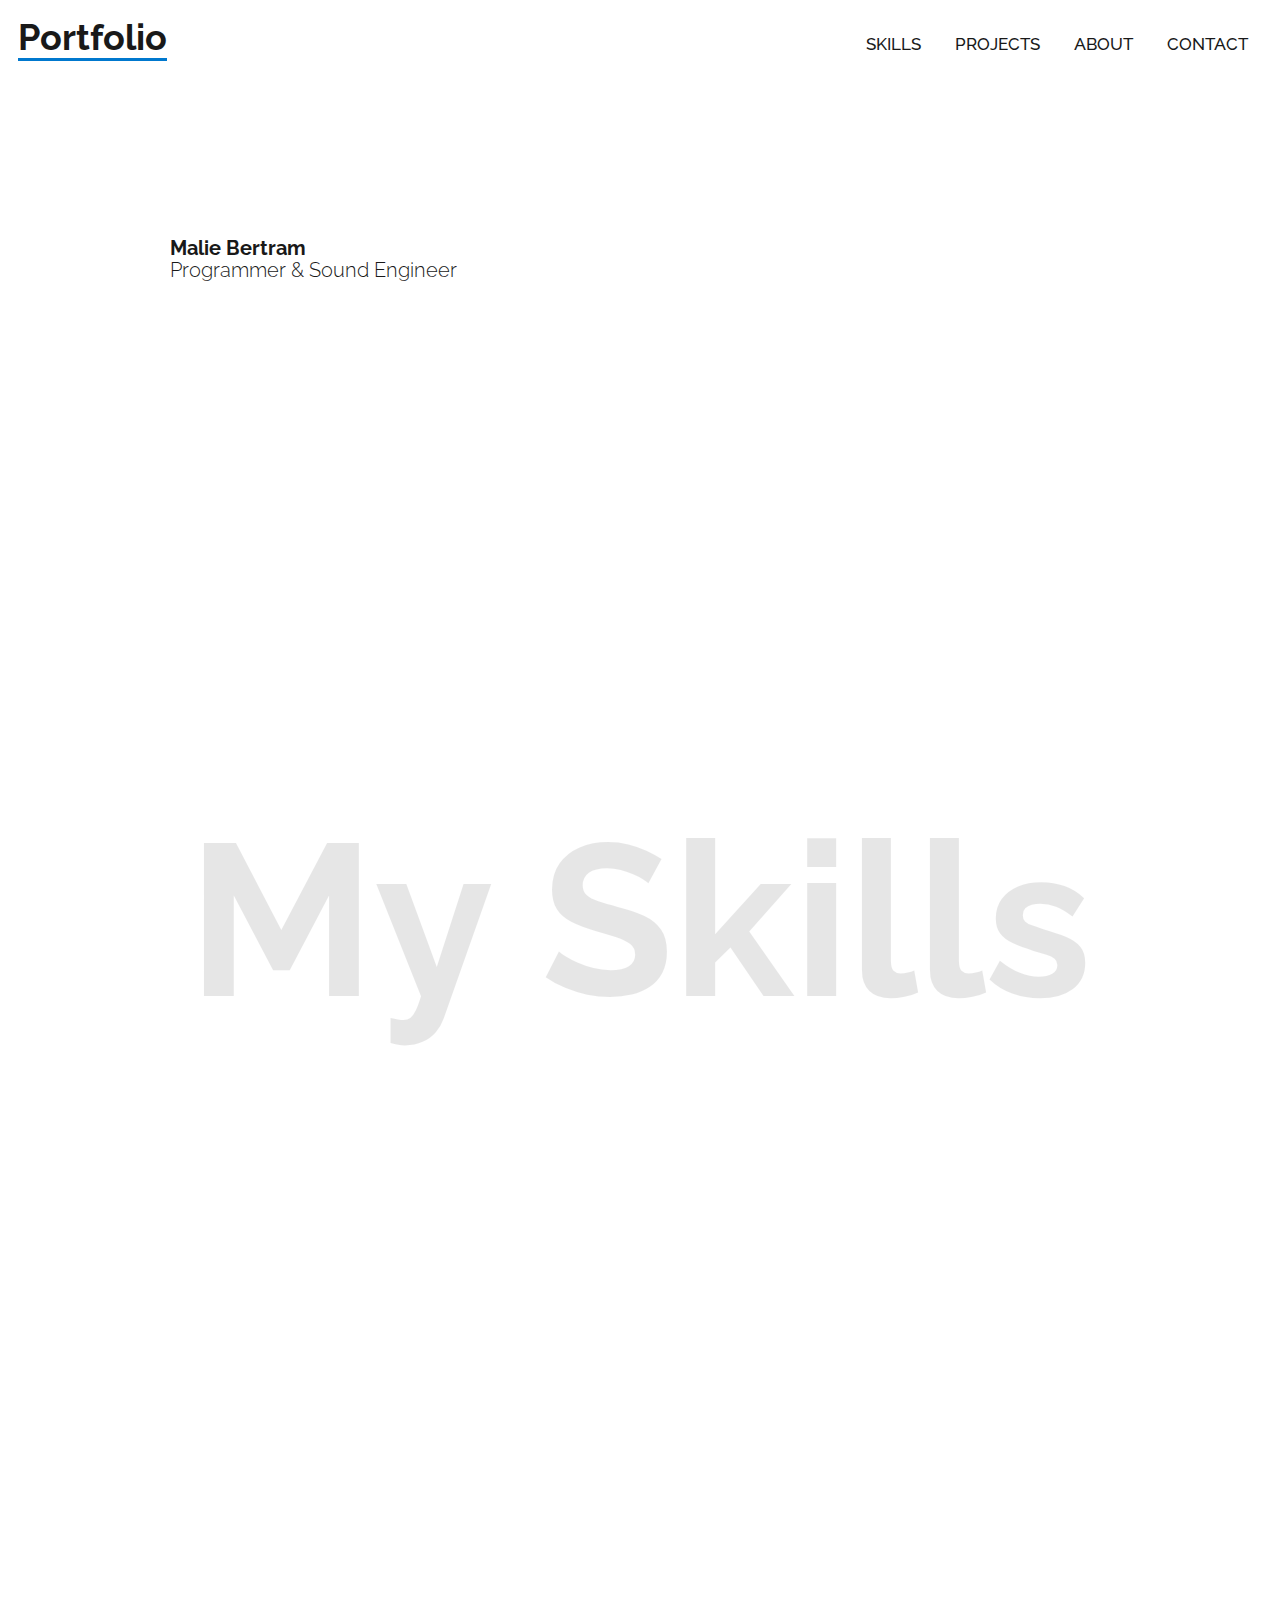
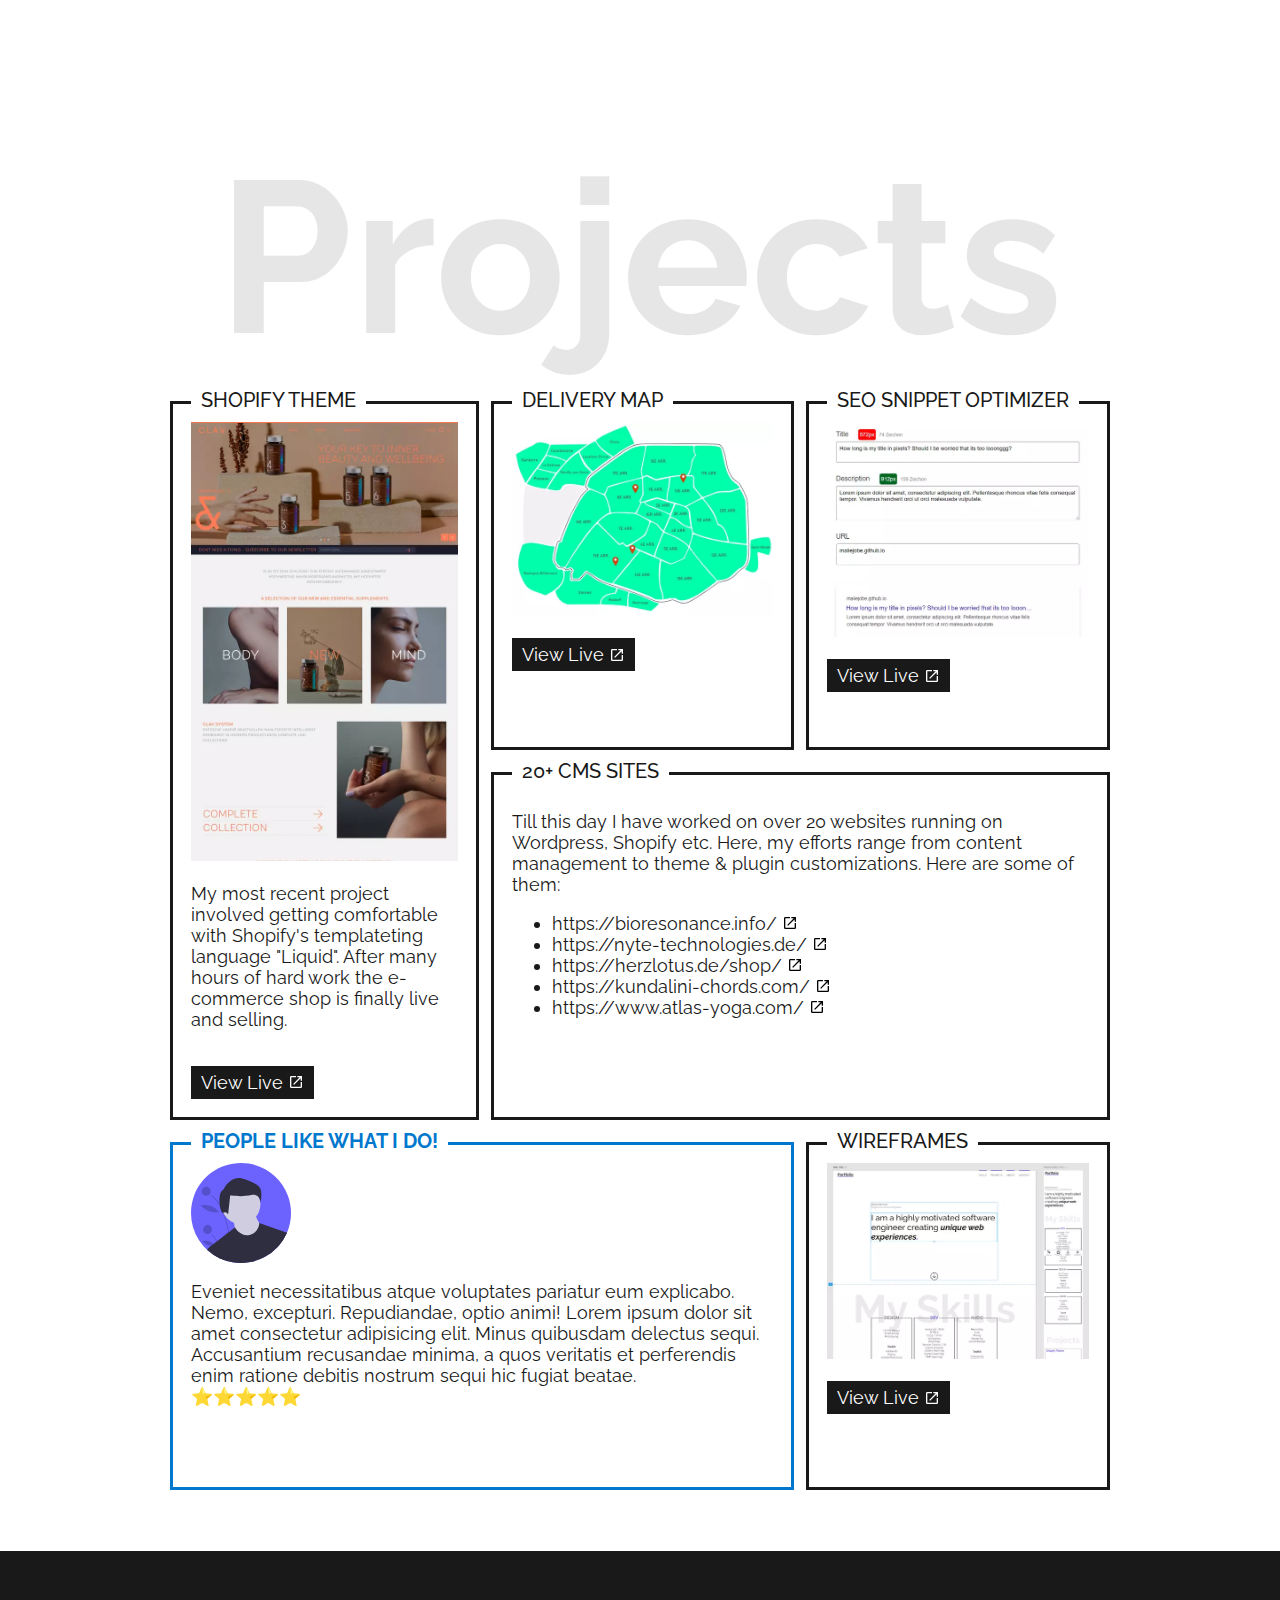
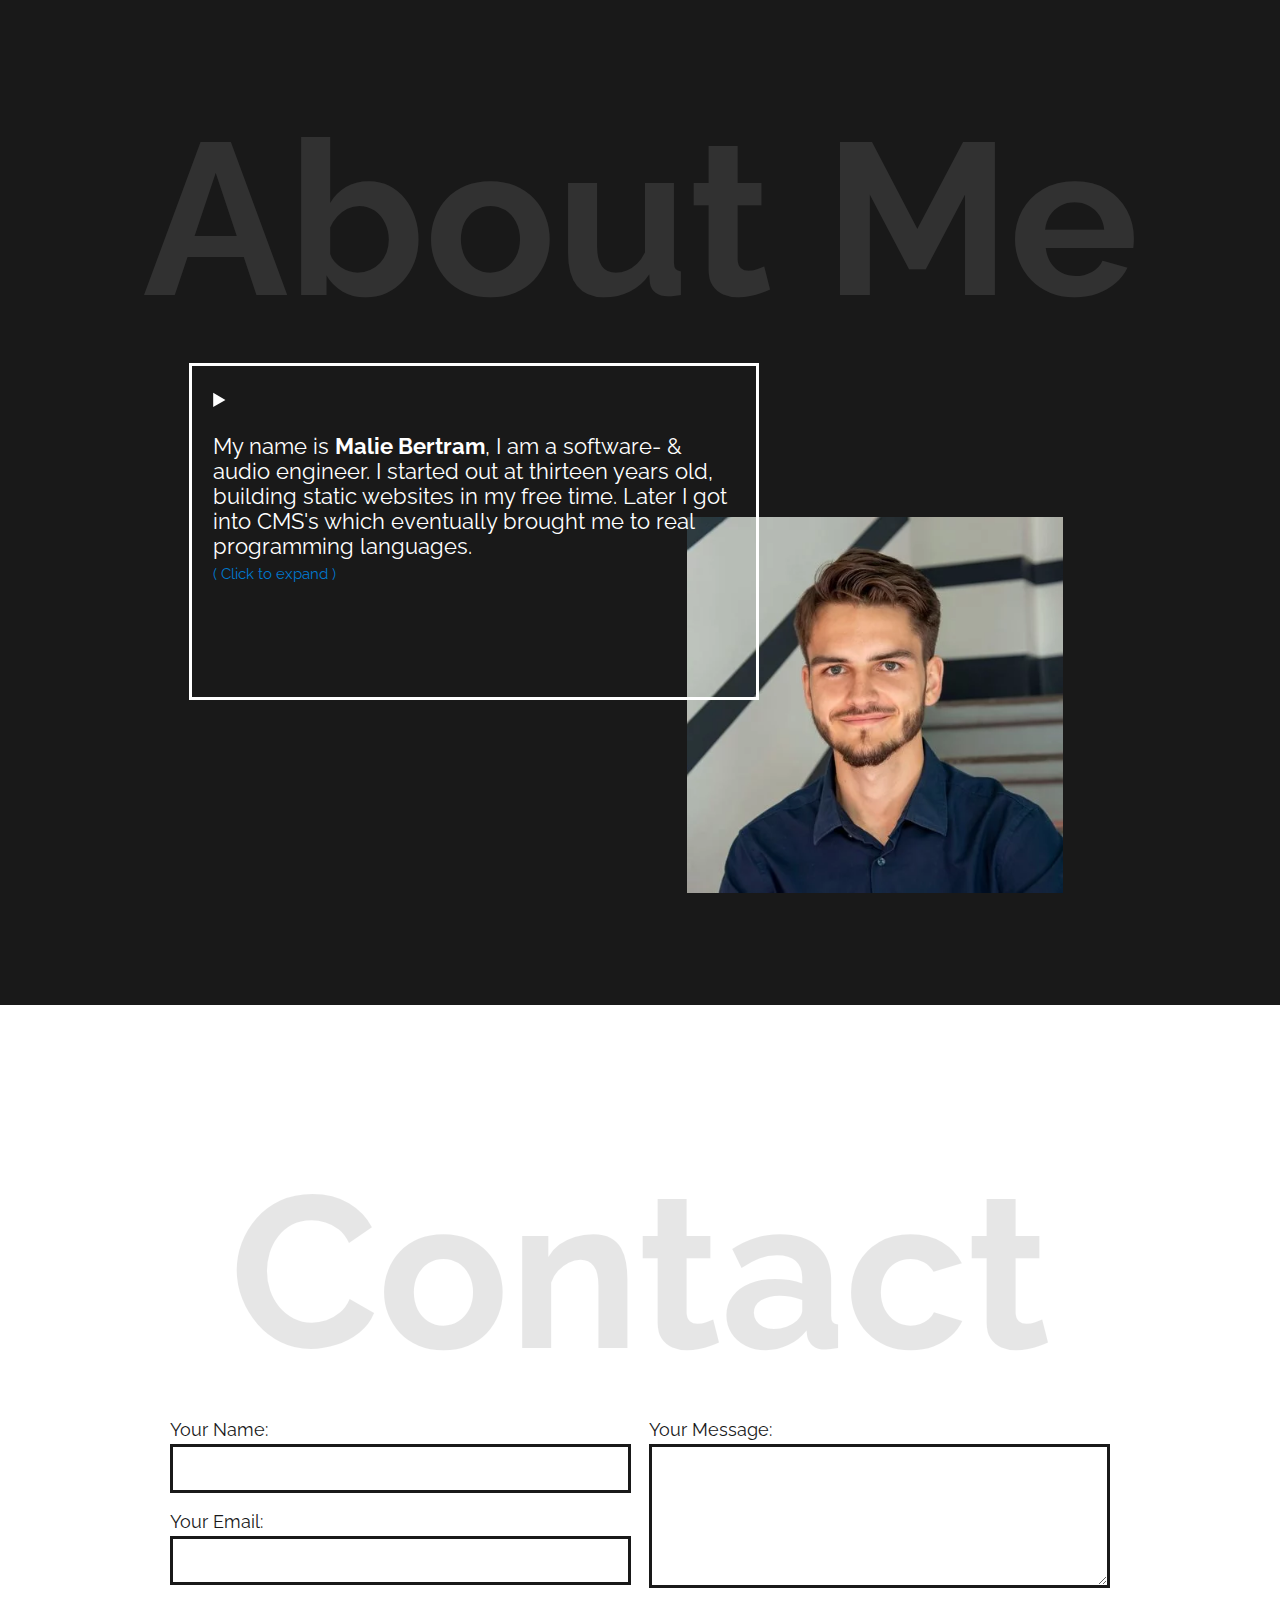
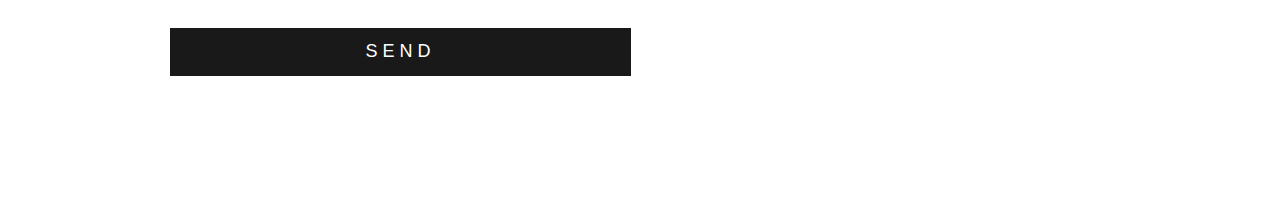
<file: index.html>
<!DOCTYPE html>
<html lang="en">
  <head>
    <meta charset="UTF-8" />
    <meta name="viewport" content="width=device-width, initial-scale=1.0" />
    <title>Malie Bertram | Software Engineer Portfolio</title>
    <meta
      name="description"
      content="I am a highly motivated software engineer creating unique web experiences. Check out my work!"
    />
    <meta
      name="keywords"
      content="developer,software engineer,frontend developer"
    />
    <link rel="stylesheet" href="styles.css" />
    <link rel="stylesheet" href="fonts.css" />

    <link rel="icon" type="image/png" sizes="32x32" href="favicon.png" />
  </head>
  <body class="no-js">
    <header class="header">
      <span class="header__logo">Portfolio</span>
      <nav class="header__menu">
        <ul class="header__menulist">
          <li class="header__menuitem">
            <a href="#skills">
              <svg
                class="header__icon"
                xmlns="http://www.w3.org/2000/svg"
                width="26.414"
                height="26.414"
                viewBox="0 0 26.414 26.414"
              >
                <g transform="translate(-1.586 -1.586)">
                  <path
                    d="M18,26.378,26.378,18l3.591,3.591-8.378,8.378Z"
                    transform="translate(-2.969 -2.969)"
                    fill="none"
                    stroke-linecap="round"
                    stroke-linejoin="round"
                    stroke-width="2"
                  />
                  <path
                    d="M22.151,16.166l-1.8-8.977L3,3,7.189,20.355l8.977,1.8Z"
                    fill="none"
                    stroke-linecap="round"
                    stroke-linejoin="round"
                    stroke-width="2"
                  />
                  <path
                    d="M3,3l9.08,9.08"
                    fill="none"
                    stroke-linecap="round"
                    stroke-linejoin="round"
                    stroke-width="2"
                  />
                  <path
                    d="M18.288,15.894A2.394,2.394,0,1,1,15.894,13.5,2.394,2.394,0,0,1,18.288,15.894Z"
                    transform="translate(-2.095 -2.095)"
                    fill="none"
                    stroke-linecap="round"
                    stroke-linejoin="round"
                    stroke-width="2"
                  />
                </g>
              </svg>
              <span class="header__iconcaption">Skills</span>
            </a>
          </li>
          <li class="header__menuitem">
            <a href="#projects">
              <svg
                class="header__icon"
                xmlns="http://www.w3.org/2000/svg"
                width="28.667"
                height="26"
                viewBox="0 0 28.667 26"
              >
                <g transform="translate(-2 -3.5)">
                  <path
                    d="M5.667,10.5H27a2.62,2.62,0,0,1,2.667,2.571V25.929A2.62,2.62,0,0,1,27,28.5H5.667A2.62,2.62,0,0,1,3,25.929V13.071A2.62,2.62,0,0,1,5.667,10.5Z"
                    transform="translate(0 0)"
                    fill="none"
                    stroke-linecap="round"
                    stroke-linejoin="round"
                    stroke-width="2"
                  />
                  <path
                    d="M22.889,28.5V7.167A2.7,2.7,0,0,0,20.167,4.5H14.722A2.7,2.7,0,0,0,12,7.167V28.5"
                    transform="translate(-1.111 0)"
                    fill="none"
                    stroke-linecap="round"
                    stroke-linejoin="round"
                    stroke-width="2"
                  />
                </g>
              </svg>
              <span class="header__iconcaption">Projects</span>
            </a>
          </li>
          <li class="header__menuitem">
            <a href="#about">
              <svg
                class="header__icon"
                xmlns="http://www.w3.org/2000/svg"
                width="22.972"
                height="23.517"
                viewBox="0 0 22.972 23.517"
              >
                <g transform="translate(-220.69 -394)">
                  <path
                    d="M221.69,416.517V412.8c1.044-1.538,5.323-3.887,10.559-3.887s9.282,2,10.385,3.887c.058,1.594,0,3.713,0,3.713Z"
                    fill="none"
                    stroke-width="2"
                  />
                  <g
                    transform="translate(226 394)"
                    stroke-width="2"
                    fill="none"
                  >
                    <circle cx="6" cy="6" r="6" stroke="none" />
                    <circle cx="6" cy="6" r="5" fill="none" />
                  </g>
                </g>
              </svg>
              <span class="header__iconcaption">About</span>
            </a>
          </li>
          <li class="header__menuitem">
            <a href="#contact">
              <svg
                class="header__icon"
                xmlns="http://www.w3.org/2000/svg"
                width="21.096"
                height="23.592"
                viewBox="0 0 21.096 23.592"
              >
                <path
                  d="M328.078,402.172s-5.354-3.182-7.249,1.913.065,8.36,2.939,7.446,3.825-10.312,3.825-10.312-2.388,8.745.355,10.312,6.14-3.266,4.964-9.144-7-7.985-11.691-6.4-7.822,7.4-6.989,12.671,2.368,6.351,4.572,7.707,9.144,0,9.144,0"
                  transform="translate(-313.085 -394.439)"
                  fill="none"
                  stroke-width="2"
                />
              </svg>
              <span class="header__iconcaption">Contact</span>
            </a>
          </li>
        </ul>
      </nav>
    </header>
    <main class="main">
      <section class="section hero">
        <div class="container">
          <h1 class="hero__title">
            Malie Bertram<br /><span class="hero__title--light"
              >Programmer & Sound Engineer</span
            >
          </h1>
          <h2 class="hero__subtitle anim" data-delay="0s">
            I am a highly motivated software engineer creating
            <em
              >unique web experiences<span class="hero__subtitle--accent"
                >.</span
              ></em
            >
          </h2>
        </div>
      </section>
      <section class="section skills" id="skills">
        <h3 class="section__title">My Skills</h3>
        <div class="container">
          <div class="cards">
            <div class="cards__card anim" data-delay="200ms">
              <h4 class="cards__cardtitle cards__cardtitle--accent">Dev</h4>
              <ul class="cards__list">
                <li class="cards__listitem">Javascript / ES6</li>
                <li class="cards__listitem">HTML5 & CSS3</li>
                <li class="cards__listitem">SASS & BEM</li>
                <li class="cards__listitem">Wordpress</li>
                <li class="cards__listitem">Bootstrap</li>
                <li class="cards__listitem">Version Control</li>
                <li class="cards__listitem">Liquid (Shopify)</li>
                <li class="cards__listitem">JQuery (learning)</li>
                <li class="cards__listitem">Python (learning)</li>
                <li class="cards__listitem">PHP (learning)</li>
              </ul>
              <h5 class="cards__toolkit">Toolkit</h5>
              <ul class="cards__list">
                <li class="cards__listitem">VS Code</li>
                <li class="cards__listitem">Github</li>
                <li class="cards__listitem">MS Office</li>
                <li class="cards__listitem">Emmet</li>
              </ul>
            </div>
            <div class="cards__card anim" data-delay="500ms">
              <h4 class="cards__cardtitle">Design</h4>
              <ul class="cards__list">
                <li class="cards__listitem">UI/UX Design</li>
                <li class="cards__listitem">Wireframing</li>
                <li class="cards__listitem">Prototyping</li>
              </ul>
              <h5 class="cards__toolkit">Toolkit</h5>
              <ul class="cards__list">
                <li class="cards__listitem">Adobe XD</li>
                <li class="cards__listitem">Figma</li>
                <li class="cards__listitem">Adobe Photoshop</li>
                <li class="cards__listitem cards__listitem--rainbow">
                  Microsoft Paint
                </li>
              </ul>
            </div>
            <div class="cards__card anim" data-delay="900ms">
              <h4 class="cards__cardtitle">Audio</h4>
              <ul class="cards__list">
                <li class="cards__listitem">Recording</li>
                <li class="cards__listitem">Live</li>
                <li class="cards__listitem">Mixing</li>
                <li class="cards__listitem">Mastering</li>
                <li class="cards__listitem">Sounddesign</li>
              </ul>
              <h5 class="cards__toolkit">Toolkit</h5>
              <ul class="cards__list">
                <li class="cards__listitem">ProTools 12</li>
                <li class="cards__listitem">Cubase 9.5</li>
                <li class="cards__listitem">Waves Plugins</li>
              </ul>
            </div>
          </div>
        </div>
      </section>
      <section class="section projects" id="projects">
        <h3 class="section__title">Projects</h3>
        <div class="container">
          <div class="cards cards--left">
            <div class="cards__card">
              <picture>
                <source
                  srcset="assets/rsz_shopify-theme.webp"
                  type="image/webp"
                />
                <img
                  src="assets/rsz_shopify-theme.png"
                  alt=""
                  class="cards__cardimg"
                />
              </picture>
              <h4 class="cards__cardtitle cards__cardtitle--left">
                Shopify Theme
              </h4>
              <p class="cards__carddesc">
                My most recent project involved getting comfortable with
                Shopify's templateting language "Liquid". After many hours of
                hard work the e-commerce shop is finally live and selling.
              </p>
              <a
                href="https://clav-health.de/"
                target="_blank"
                rel="noopener noreferrer"
                class="cards__cardlink invert"
                >View Live</a
              >
            </div>
            <div class="cards__card">
              <picture>
                <source
                  srcset="assets/rsz_delivery-map.webp"
                  type="image/webp"
                />
                <img
                  src="assets/rsz_delivery-map.png"
                  alt=""
                  class="cards__cardimg"
                />
              </picture>
              <h4 class="cards__cardtitle cards__cardtitle--left">
                Delivery Map
              </h4>
              <div class="cards__carddesc">
                <p>
                  I worked with SVGs and animations to create a map displaying
                  the active delivery zone for "ZipJet Limited" (now
                  "Laundrapp"). Users could click thier district and be
                  redirected to the respective page.
                </p>
              </div>
              <a
                href="https://web.archive.org/web/20190803054055/https://www.zipjet.fr/#paris-map"
                target="_blank"
                rel="noopener noreferrer"
                class="cards__cardlink invert"
                >View Live</a
              >
            </div>
            <div class="cards__card">
              <picture>
                <source
                  srcset="assets/rsz_snippet-optimizer.webp"
                  type="image/webp"
                />
                <img
                  src="assets/rsz_snippet-optimizer.png"
                  alt=""
                  class="cards__cardimg"
                />
              </picture>
              <h4 class="cards__cardtitle cards__cardtitle--left">
                SEO Snippet Optimizer
              </h4>
              <div class="cards__carddesc">
                <p>
                  Most available SEO tools check the title length by character
                  count, but google only cares about the width in pixels. This
                  Snippet-Optimizer takes care of that.
                </p>
              </div>
              <a
                href="https://www.claneo.com/de/snippet-optimizer/"
                target="_blank"
                rel="noopener noreferrer"
                class="cards__cardlink invert"
                >View Live</a
              >
            </div>
            <div class="cards__card">
              <h4 class="cards__cardtitle cards__cardtitle--left">
                20+ CMS Sites
              </h4>
              <p class="cards__carddesc">
                Till this day I have worked on over 20 websites running on
                Wordpress, Shopify etc. Here, my efforts range from content
                management to theme & plugin customizations. Here are some of
                them:
              </p>
              <ul class="cards__tooltip-list">
                <li
                  data-tooltip="Offers treatments using Quantum-Bioresonance Therapy. Created with Wordpress."
                >
                  <a
                    href="https://bioresonance.info/"
                    target="_blank"
                    rel="noopener noreferrer"
                    >https://bioresonance.info/</a
                  >
                </li>
                <li
                  data-tooltip="German Hosting Company amongst Top20 on HostTest. No CMS used"
                >
                  <a
                    href="https://nyte-technologies.de/"
                    target="_blank"
                    rel="noopener noreferrer"
                    >https://nyte-technologies.de/</a
                  >
                </li>
                <li
                  data-tooltip="Online Shop for esoteric products concerning health. Wordpress & WooCommerce."
                >
                  <a
                    href="https://herzlotus.de/shop/"
                    target="_blank"
                    rel="noopener noreferrer"
                    >https://herzlotus.de/shop/</a
                  >
                </li>
                <li
                  data-tooltip="Library of Guitar Chords for spiritual music & mantras. Runs on WordPress."
                >
                  <a
                    href="https://kundalini-chords.com/"
                    target="_blank"
                    rel="noopener noreferrer"
                    >https://kundalini-chords.com/</a
                  >
                </li>
                <li
                  data-tooltip="Offes online yoga classes on a monthly based subscription. Runs on WordPress."
                >
                  <a
                    href="https://www.atlas-yoga.com/"
                    target="_blank"
                    rel="noopener noreferrer"
                    >https://www.atlas-yoga.com/</a
                  >
                </li>
              </ul>
            </div>
            <div class="cards__card">
              <h4 class="cards__cardtitle cards__cardtitle--left">
                Wireframes
              </h4>
              <picture>
                <source srcset="assets/rsz_wireframe.webp" type="image/webp" />
                <img
                  src="assets/rsz_wireframe.png"
                  alt=""
                  class="cards__cardimg"
                />
              </picture>
              <p class="cards__carddesc">
                Before writing any code for a project I create a wireframe.
                Using Adobe XD and Figma I have created single page applications
                and entire websites, all while keeping responsiveness and UX in
                mind.
              </p>
              <a
                href="https://xd.adobe.com/view/d8c3dc9f-9bb6-44ec-730f-14772873f13d-aef2/"
                target="_blank"
                rel="noopener noreferrer"
                class="cards__cardlink invert"
                >View Live</a
              >
            </div>
            <div class="cards__card cards__card--accent">
              <h4
                class="cards__cardtitle cards__cardtitle--left cards__cardtitle--accent"
              >
                People like what I do!
              </h4>
              <div class="reviews">
                <div class="reviews__review">
                  <div class="reviews__author">
                    <img
                      src="assets/undraw_male_avatar.svg"
                      alt=""
                      class="reviews__author-img"
                    />
                    <div class="reviews__author-info anim">
                      <h5 class="reviews__author-name">Felix v. R.</h5>
                      <h6 class="reviews__author-link">
                        <a
                          href="http://"
                          target="_blank"
                          rel="noopener noreferrer"
                          >https://example.net/</a
                        >
                      </h6>
                    </div>
                  </div>
                  <p class="reviews__review-text">
                    Eveniet necessitatibus atque voluptates pariatur eum
                    explicabo. Nemo, excepturi. Repudiandae, optio animi! Lorem
                    ipsum dolor sit amet consectetur adipisicing elit. Minus
                    quibusdam delectus sequi. Accusantium recusandae minima, a
                    quos veritatis et perferendis enim ratione debitis nostrum
                    sequi hic fugiat beatae.
                    <br />⭐⭐⭐⭐⭐
                  </p>
                  <div class="reviews__review-timer"></div>
                </div>
                <div class="reviews__review">
                  <div class="reviews__author">
                    <img
                      src="assets/undraw_female_avatar.svg"
                      alt=""
                      class="reviews__author-img"
                    />
                    <div class="reviews__author-info">
                      <h5 class="reviews__author-name">Jon Joe</h5>
                      <h6 class="reviews__author-link">
                        <a
                          href="http://"
                          target="_blank"
                          rel="noopener noreferrer"
                          >https://example.net</a
                        >
                      </h6>
                    </div>
                  </div>
                  <p class="reviews__review-text">
                    Lorem anything Lorem ipsum dolor sit amet consectetur
                    adipisicing elit. Minus quibusdam delectus sequi.
                    Accusantium recusandae minima, a quos veritatis et
                    perferendis enim ratione debitis nostrum sequi hic fugiat
                    beatae. Eveniet necessitatibus atque voluptates pariatur eum
                    explicabo. Nemo, excepturi. Repudiandae, optio animi!
                    <br />⭐⭐⭐⭐⭐
                  </p>
                  <div class="reviews__review-timer"></div>
                </div>
                <div class="reviews__review">
                  <div class="reviews__author">
                    <img
                      src="assets/undraw_male_avatar.svg"
                      alt=""
                      class="reviews__author-img"
                    />
                    <div class="reviews__author-info">
                      <h5 class="reviews__author-name">Firstname Lastname</h5>
                      <h6 class="reviews__author-link">
                        <a
                          href="http://"
                          target="_blank"
                          rel="noopener noreferrer"
                          >https://example.net</a
                        >
                      </h6>
                    </div>
                  </div>
                  <p class="reviews__review-text">
                    Lorem ipsum dolor sit amet consectetur adipisicing elit.
                    Minus quibusdam delectus sequi. Accusantium recusandae
                    minima, a quos veritatis et perferendis enim ratione debitis
                    nostrum sequi hic fugiat beatae. Eveniet necessitatibus
                    atque voluptates pariatur eum explicabo. Nemo, excepturi.
                    Repudiandae, optio animi!
                    <br />⭐⭐⭐⭐⭐
                  </p>
                  <div class="reviews__review-timer"></div>
                </div>
                <div class="reviews__review">
                  <div class="reviews__author">
                    <img
                      src="assets/undraw_female_avatar.svg"
                      alt=""
                      class="reviews__author-img"
                    />
                    <div class="reviews__author-info">
                      <h5 class="reviews__author-name">Max Musterman</h5>
                      <h6 class="reviews__author-link">
                        <a
                          href="http://"
                          target="_blank"
                          rel="noopener noreferrer"
                          >https://example.net</a
                        >
                      </h6>
                    </div>
                  </div>
                  <p class="reviews__review-text">
                    Lorem ipsum dolor sit amet consectetur adipisicing elit.
                    Minus quibusdam delectus sequi. Accusantium recusandae
                    minima, a quos veritatis et perferendis enim ratione debitis
                    nostrum sequi hic fugiat bea tae. Eveniet necessitatibus
                    atque voluptates pariatur eum explicabo. Nemo, excepturi.
                    Repudiandae, optio animi!
                    <br />⭐⭐⭐⭐⭐
                  </p>
                  <div class="reviews__review-timer"></div>
                </div>
              </div>
            </div>
          </div>
        </div>
      </section>
      <section class="section section--stretch about" id="about">
        <h3 class="section__title section__title--inverted">About Me</h3>
        <div class="container">
          <div class="cards__card cards__card--inverted cards__card--offcenter">
            <details class="cards__cardsummary">
              <summary>
                <p>
                  My name is <strong>Malie Bertram</strong>, I am a software- &
                  audio engineer. I started out at thirteen years old, building
                  static websites in my free time. Later I got into CMS's which
                  eventually brought me to real programming languages.
                  <span class="expand-summary">( Click to expand )</span>
                </p>
              </summary>
              <p>
                At the moment I am based in Berlin, Germany. I have a passion
                for music, technology and (human) languages, three of which I
                speak fluendly: German, English & Spanish (kind of). I got my
                <em>degree in audio engineering</em> out of pure interest and
                dove into the world of code right after. Since then I have been
                both self-employed & employed at mid-sized firms for multiple
                years.<br />Here are some fun facts about me:
              </p>
              <ul class="cards__list cards__list--one-col">
                <li>I am a certified Yoga Teacher</li>
                <li>I've worked on 3 published studio albums</li>
                <li>I write exceptionally clean code</li>
              </ul>
            </details>
          </div>
          <picture>
            <source srcset="assets/rsz_malie_bertram.webp" type="image/webp" />
            <img
              src="assets/rsz_malie_bertram.jpg"
              alt="Picture of the page author"
              class="about__portrait"
            />
          </picture>
        </div>
      </section>
      <section class="section contact" id="contact">
        <div class="container">
          <h3 class="section__title">Contact</h3>
          <form
            action="https://formspree.io/mbjzydqp"
            method="POST"
            class="contact__form"
          >
            <div class="contact__pair">
              <label for="name" class="contact__formlabel">Your Name:</label>
              <input
                type="text"
                id="name"
                name="name"
                class="contact__forminput"
              />

              <label for="_replyto" class="contact__formlabel"
                >Your Email:</label
              >
              <input
                type="email"
                id="_replyto"
                name="_replyto"
                class="contact__forminput"
                required
              />
            </div>
            <div class="contact__pair contact__pair--stretch">
              <label for="message" class="contact__formlabel"
                >Your Message:</label
              >
              <textarea
                name="message"
                id="message"
                class="contact__forminput contact__forminput--large"
                required
              ></textarea>
            </div>
            <input
              type="submit"
              value="Send"
              class="contact__forminput contact__forminput--inverted"
            />
          </form>
        </div>
      </section>
    </main>
    <footer></footer>
    <script>
      document.getElementsByTagName('body')[0].classList.remove('no-js');

      const anim_el = document.querySelectorAll('.anim');
      const options = {
        root: null,
        threshold: 0
      };

      const observer = new IntersectionObserver(function(entries, observer) {
        entries.forEach(entry => {
          console.log(entry);
          if(entry.isIntersecting === true) {
            entry.target.style.animation = `animateIn 1s ease forwards ${(entry.target.dataset.delay) || "400ms"}`;
          } else {
            entry.target.style.animation = "";
          }
          
        })
      }, options);

      anim_el.forEach(element => {
        observer.observe(element);
      });
    </script>
  </body>
</html>
</file>
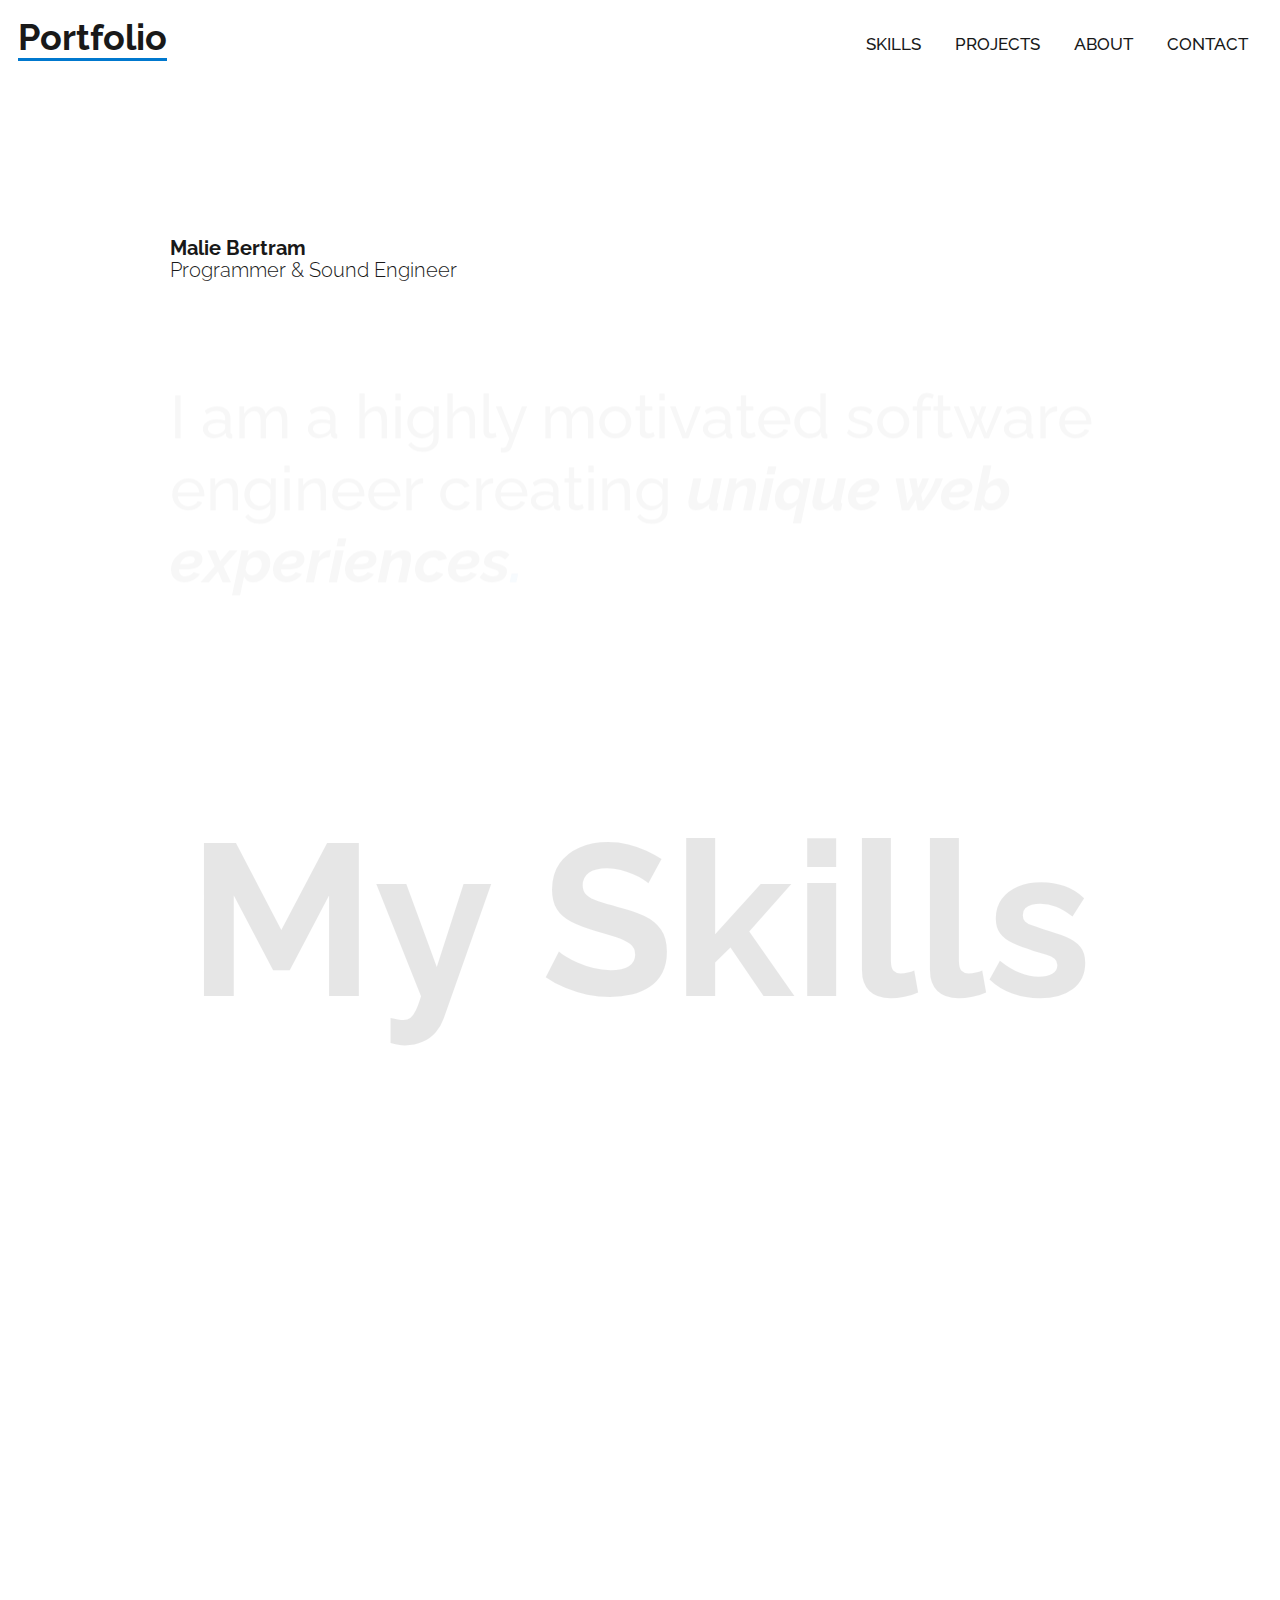
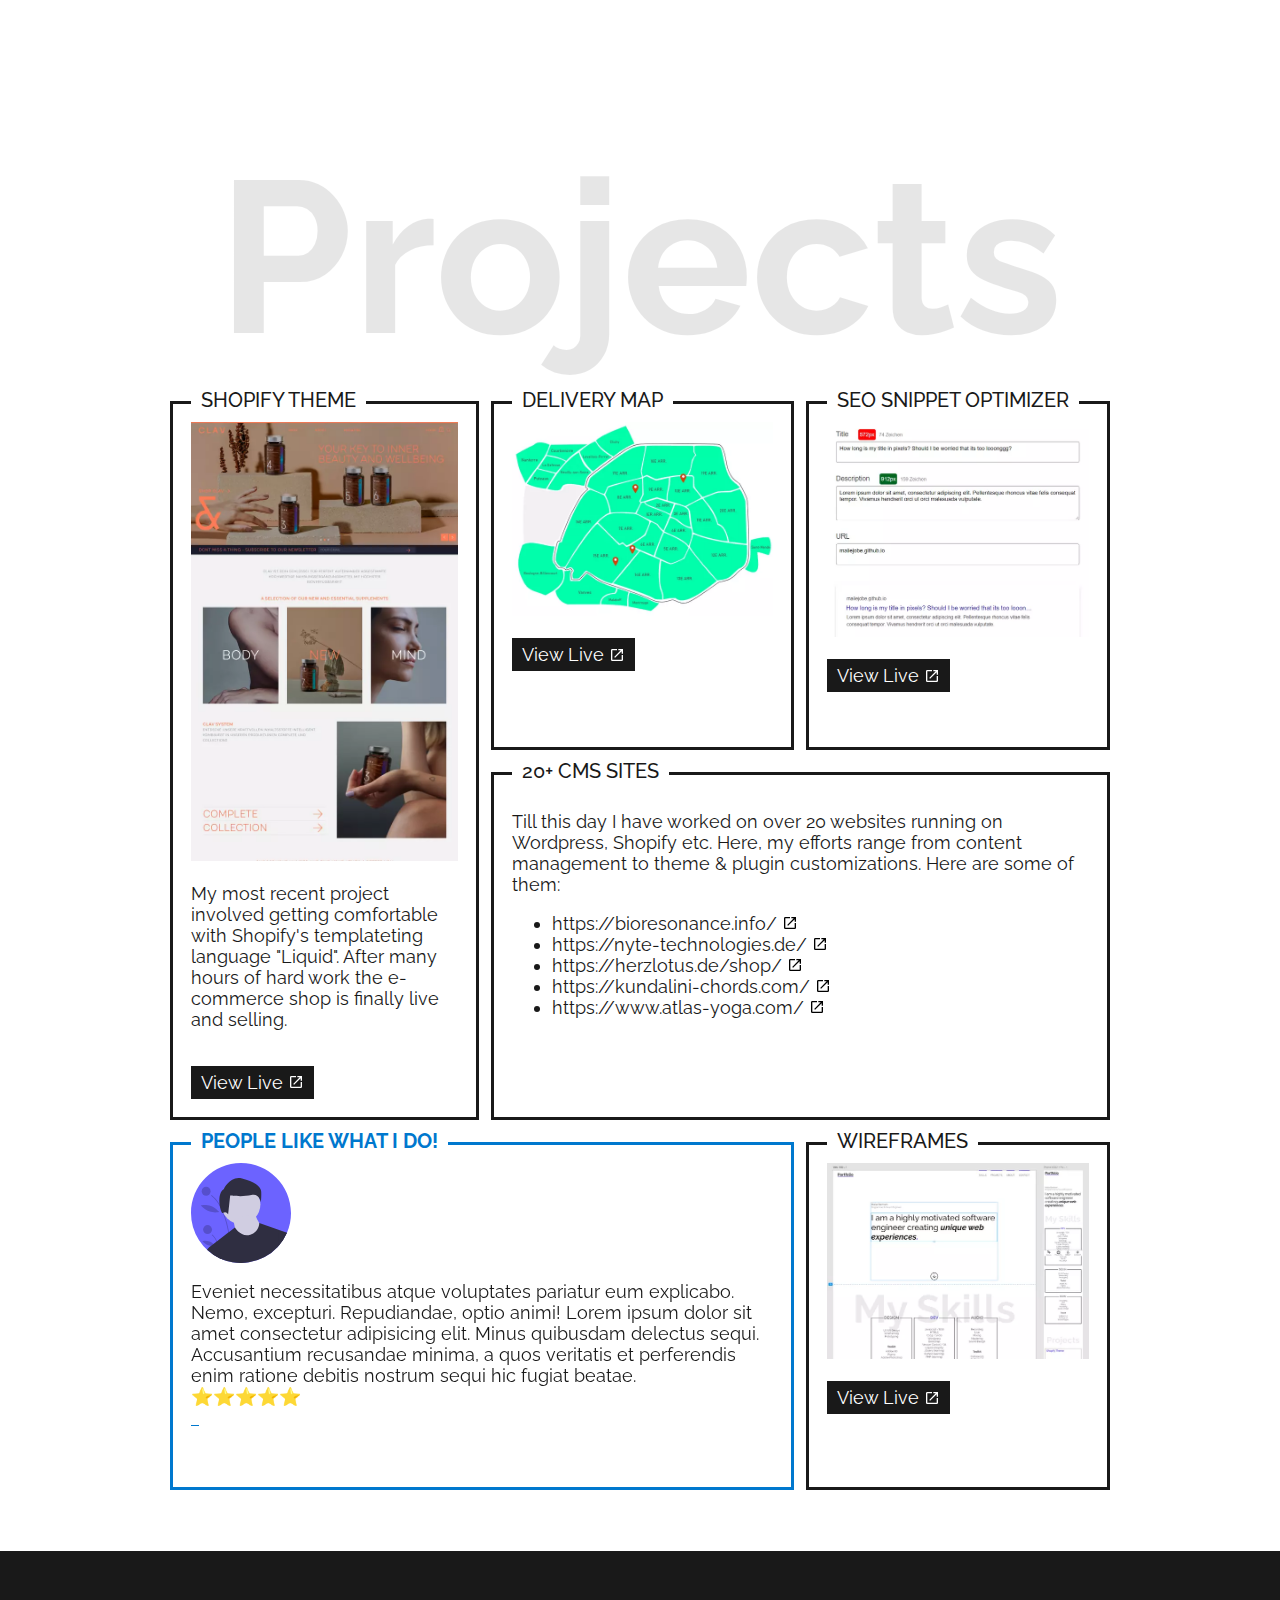
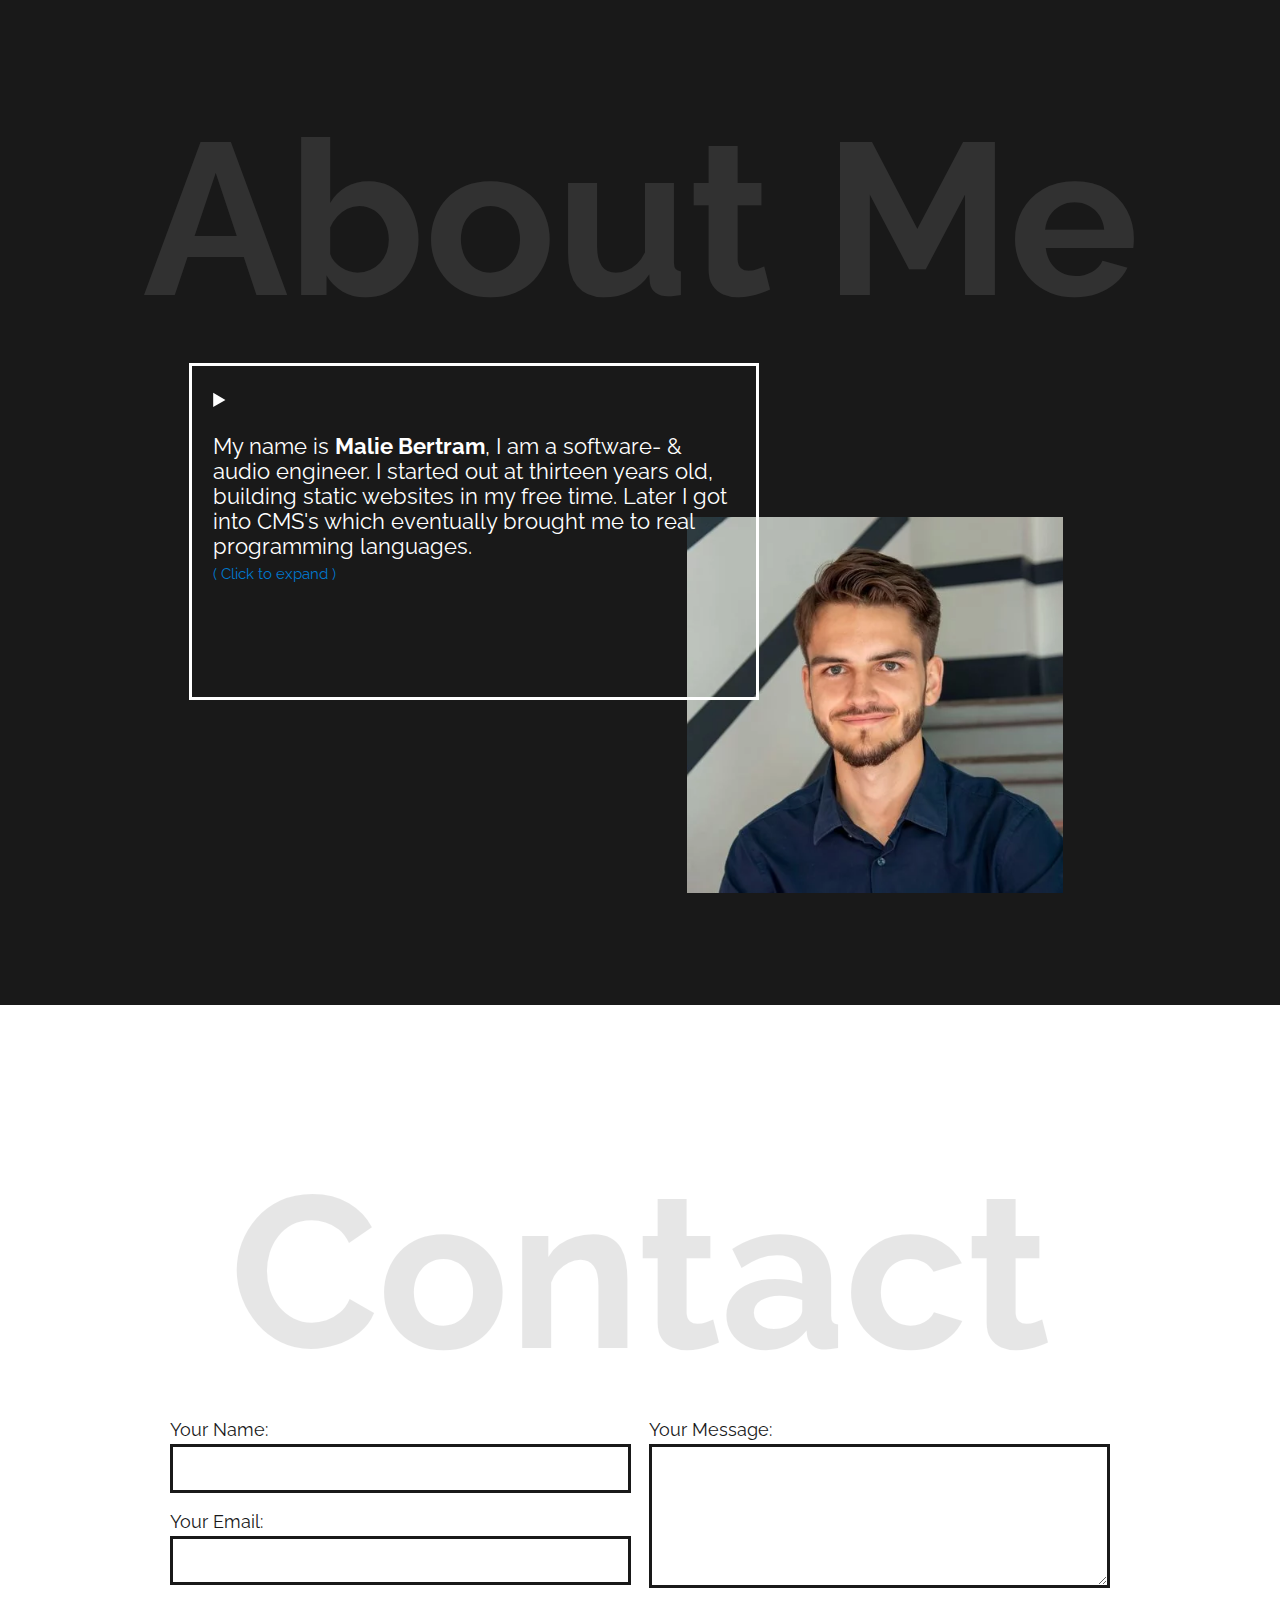
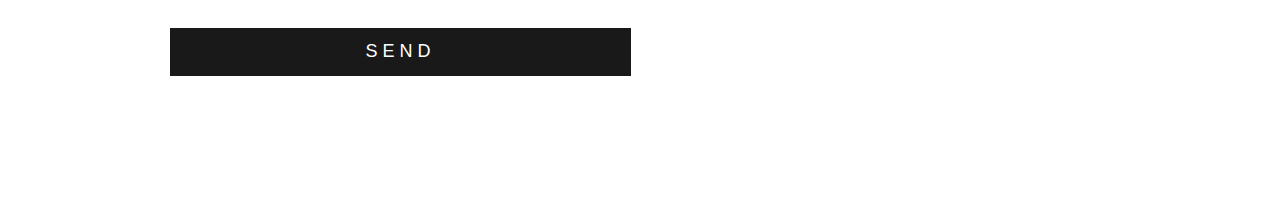
<file: old/index.html>
<html lang="en">
  <head>
    <meta charset="UTF-8" />
    <meta name="viewport" content="width=device-width, initial-scale=1.0" />
    <title>Developer Portfolio - Malie Bertram</title>
    <link rel="stylesheet" href="style.css" />
    <meta http-equiv="refresh" content="0; url=https://maliejobe.github.io" />
  </head>
  <body>
    <header id="top">
      <nav class="menu">
        <a href="#hero" class="menu__item">
          <lord-icon
            animation="hover"
            src="assets/animated_icons/63-home-outline.json"
          ></lord-icon>
          <span>Home</span>
        </a>
        <a href="#skills" class="menu__item">
          <lord-icon
            animation="hover"
            src="assets/animated_icons/117-vector-design-pen-outline.json"
          ></lord-icon>
          <span>Skills</span>
        </a>
        <a href="#projects" class="menu__item">
          <lord-icon
            animation="morph"
            src="assets/animated_icons/399-grid-list-morph-outline.json"
          ></lord-icon>
          <span>Projects</span>
        </a>
        <a href="#about" class="menu__item">
          <lord-icon
            animation="hover"
            src="assets/animated_icons/268-avatar-man-outline.json"
          ></lord-icon>
          <span>About</span>
        </a>
        <a href="#contact" class="menu__item">
          <lord-icon
            animation="morph"
            src="assets/animated_icons/145-envelope-mail-notification-open-morph-outline.json"
          ></lord-icon>
          <span>Contact</span>
        </a>
        <a id="theme_toggle" class="menu__item">
          <lord-icon
            id="theme_toggle"
            animation="morph"
            src="assets/animated_icons/397-toggle-radio-button-1-morph-outline.json"
          ></lord-icon>
          <span>Dark Mode</span>
        </a>
      </nav>
    </header>
    <section id="hero" class="center">
      <div class="container">
        <h1>Malie Bertram</h1>
        <h2>
          Designer, Software Engineer
          <span class="stand_out">& Audio Engineer</span>
        </h2>
        <span>
          <q
            >When something is important enough, you do it even if the odds are
            not in your favor.</q
          >
          - Elon Musk
        </span>
      </div>
      <img
        class="illustration"
        src="assets/illustrations/undraw_static_website_0107.svg"
        alt=""
      />
    </section>
    <section id="skills">
      <div class="container">
        <h2 class="section_title">My <span class="stand_out">Skills</span></h2>
        <div class="card_container">
          <div class="card">
            <div class="center">
              <lord-icon
                animation="hover"
                src="assets/animated_icons/117-vector-design-pen-outline.json"
              ></lord-icon>
              <h3>Design</h3>
            </div>
            <ul>
              <li>UI/UX Design</li>
              <li>Wireframing</li>
              <li>Prototyping</li>
            </ul>
            <h4>Toolkit</h4>
            <ul>
              <li>Adobe XD</li>
              <li>Figma</li>
              <li>Adobe Photoshop</li>
            </ul>
          </div>
          <div class="card">
            <div class="center">
              <lord-icon
                animation="hover"
                src="assets/animated_icons/479-computer-laptop-notebook-outline.json"
              ></lord-icon>
              <h3>Dev</h3>
            </div>
            <div class="card_content">
              <ul>
                <li>Javascript / ES6</li>
                <li>HTML5</li>
                <li>CSS3 / SASS</li>
                <li>Wordpress</li>
                <li>Bootstrap</li>
                <li>Version Control / Git</li>
                <li>Shopify's {% .liquid %}</li>
                <li>JQuery (learning)</li>
                <li>Python (learning)</li>
                <li>PHP (learning)</li>
              </ul>
              <div class="wrapper">
                <h4>Toolkit</h4>
                <ul>
                  <li>VS Code</li>
                  <li>Github</li>
                </ul>
                <h4>Other</h4>
                <ul>
                  <li>Asana</li>
                  <li>MS Office</li>
                  <li>Slack</li>
                  <li>Mailchimp</li>
                </ul>
              </div>
            </div>
          </div>
          <div class="card">
            <div class="center">
              <lord-icon
                animation="hover"
                src="assets/animated_icons/188-microphone-recording-outline.json"
              ></lord-icon>
              <h3>Audio</h3>
            </div>
            <ul>
              <li>Recording</li>
              <li>Live</li>
              <li>Mixing</li>
              <li>Mastering</li>
              <li>Sound Design</li>
            </ul>
            <h4>Toolkit</h4>
            <ul>
              <li>Cubase 9.5</li>
              <li>ProTools 12</li>
              <li>WavesPlugins</li>
            </ul>
          </div>
        </div>
      </div>
    </section>

    <section id="projects">
      <h2 class="section_title">
        Projects <span class="stand_out">& Work</span>
      </h2>
      <div class="container">
        <div class="project_container">
          <div class="project_card">
            <img src="assets/images/img1.png" alt="" class="project_img" />
            <div class="project_info">
              <h3 class="project_title accent">Google Snippet Optimizer</h3>
              <p class="project_desc">
                Lorem ipsum dolor sit amet, consetetur sadipscing elitr, sed
                diam nonumy eirmod tempor invidunt ut labore et dolore magna
                aliquyam erat, sed diam voluptua. At vero eos et accusam et
                justo duo dolores et ea rebum. Stet clita kasd
              </p>
              <a
                href="https://www.claneo.com/snippet-optimizer/"
                rel="noopener noreferrer"
                class="project_btn"
                >View Project</a
              >
              <a href="" class="project_src active">View Source</a>
            </div>
          </div>
          <div class="project_card">
            <img src="assets/images/img2.png" alt="" class="project_img" />
            <div class="project_info">
              <h3 class="project_title accent">Climate Change Map</h3>
              <p class="project_desc">
                Lorem ipsum dolor sit amet, consetetur sadipscing elitr, sed
                diam nonumy eirmod tempor invidunt ut labore et dolore magna
                aliquyam erat, sed diam voluptua. At vero eos et accusam et
                justo duo dolores et ea rebum. Stet clita kasd
              </p>
              <a
                href="https://heizung.de/temperaturentwicklung-in-deutschland/"
                rel="noopener noreferrer"
                class="project_btn"
                >View Project</a
              >
              <span class="project_src private">Source Private</span>
            </div>
          </div>
          <div class="project_card">
            <img src="assets/images/img3.png" alt="" class="project_img" />
            <div class="project_info">
              <h3 class="project_title accent">Shopify Theme</h3>
              <p class="project_desc">
                Lorem ipsum dolor sit amet, consetetur sadipscing elitr, sed
                diam nonumy eirmod tempor invidunt ut labore et dolore magna
                aliquyam erat, sed diam voluptua. At vero eos et accusam et
                justo duo dolores et ea rebum. Stet clita kasd
              </p>
              <a
                href="https://degequ.de/"
                rel="noopener noreferrer"
                class="project_btn"
                >View Project</a
              >
              <span class="project_src private">Source Private</span>
            </div>
          </div>
          <div class="project_card">
            <img src="assets/images/img4.png" alt="" class="project_img" />
            <div class="project_info">
              <h3 class="project_title accent">Online Classes w/ Wordpress</h3>
              <p class="project_desc">
                Lorem ipsum dolor sit amet, consetetur sadipscing elitr, sed
                diam nonumy eirmod tempor invidunt ut labore et dolore magna
                aliquyam erat, sed diam voluptua. At vero eos et accusam et
                justo duo dolores et ea rebum. Stet clita kasd
              </p>
              <a href="https://theflowofdharam.com/" class="project_btn"
                >View Project</a
              >
              <a href="https://bioresonance.info/" class="project_btn"
                >View Project</a
              >
            </div>
          </div>
          <div class="project_card">
            <img src="assets/images/img5.png" alt="" class="project_img" />
            <div class="project_info">
              <h3 class="project_title accent">Design & Wireframe</h3>
              <p class="project_desc">
                Lorem ipsum dolor sit amet, consetetur sadipscing elitr, sed
                diam nonumy eirmod tempor invidunt ut labore et dolore magna
                aliquyam erat, sed diam voluptua. At vero eos et accusam et
                justo duo dolores et ea rebum. Stet clita kasd
              </p>
              <a href="" class="project_btn">View Project</a>
            </div>
          </div>
        </div>
      </div>
    </section>

    <section id="about">
      <div class="container">
        <img
          style="float: right;"
          src="assets/illustrations/undraw_dev_productivity_umsq.svg"
          alt=""
          class="illustration"
        />
        <h2 class="section_title">About <span class="stand_out">Me</span></h2>
        <p>
          Hello. My name is Malie Bertram, I am a software & audio engineer. I
          started out at thirteen years old, building static websites in my free
          time. Later I got into CMS's which eventually brought me to
          <em>real</em> programming languages.
        </p>
        <p>
          At the moment I am based in Berlin, Germany. I have a passion for
          music, technology and (human) languages, three of which I speak
          fluendly: German, English & Spanish. I got my degree in audio
          engineering out of pure interest and dove into the world of code right
          after. Since then I have been both self-employed & employed at
          mid-sized firms for multiple years.<br />Here are some fun facts about
          me:
        </p>
        <ul>
          <li>I am a certified Yoga Teacher</li>
          <li>I play 4 instruments</li>
          <li>I've worked on 3 published studio albums</li>
          <li>I lived in India for four years</li>
        </ul>
        <div class="clear-float"></div>
      </div>
    </section>

    <section id="contact">
      <div class="container">
        <img
          style="float: left;"
          src="assets/illustrations/undraw_delivery_address_03n0.svg"
          alt=""
          class="illustration"
        />
        <h2 class="section_title right">
          Contact, Download <span class="stand_out">& more</span>
        </h2>
        <p class="right">
          My email address is
          <a href="mailto:maliejobe@outlook.de">maliejobe@outlook.de</a>.
          Contact me for a project or hire.
        </p>
        <a class="right block" download href="">Download my Resume</a>
        <p class="right">
          Designed by Me<br />
          Code by Me<br />
          Animated Icons by
          <a
            href="https://lordicon.com/"
            target="_blank"
            rel="noopener noreferrer"
            >LordIcon</a
          ><br />
          Illustrations by
          <a href="https://undraw.co/" target="_blank" rel="noopener noreferrer"
            >unDraw</a
          >
        </p>
        <div class="clear-float"></div>
      </div>
    </section>

    <a href="#top" class="scroll-up">
      <img src="assets/icons/scroll-up.svg" alt="" />
    </a>
  </body>
  <script src="lord-icon.js"></script>
  <script>
    let toggle = document.getElementById("theme_toggle");
    toggle.addEventListener("click", function () {
      document.documentElement.classList.toggle("dark_theme");
    });
  </script>
</html>
</file>
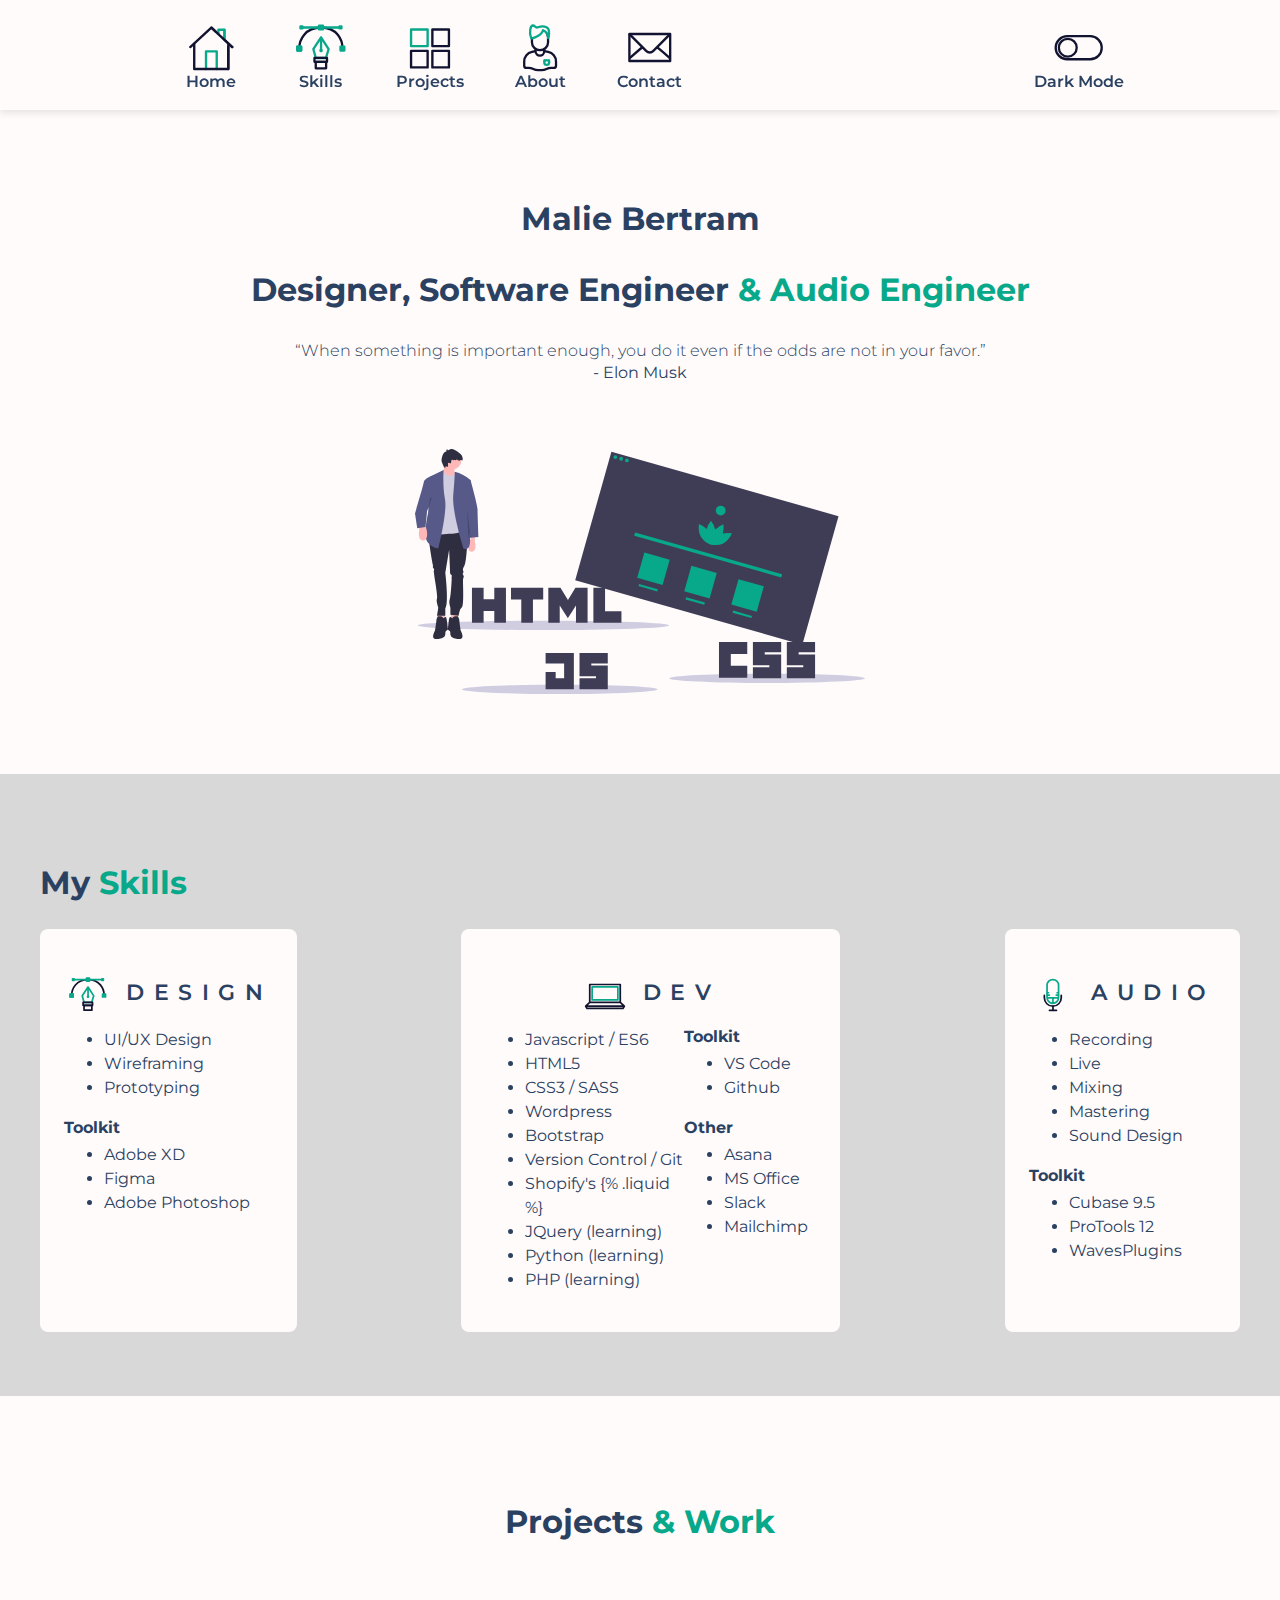
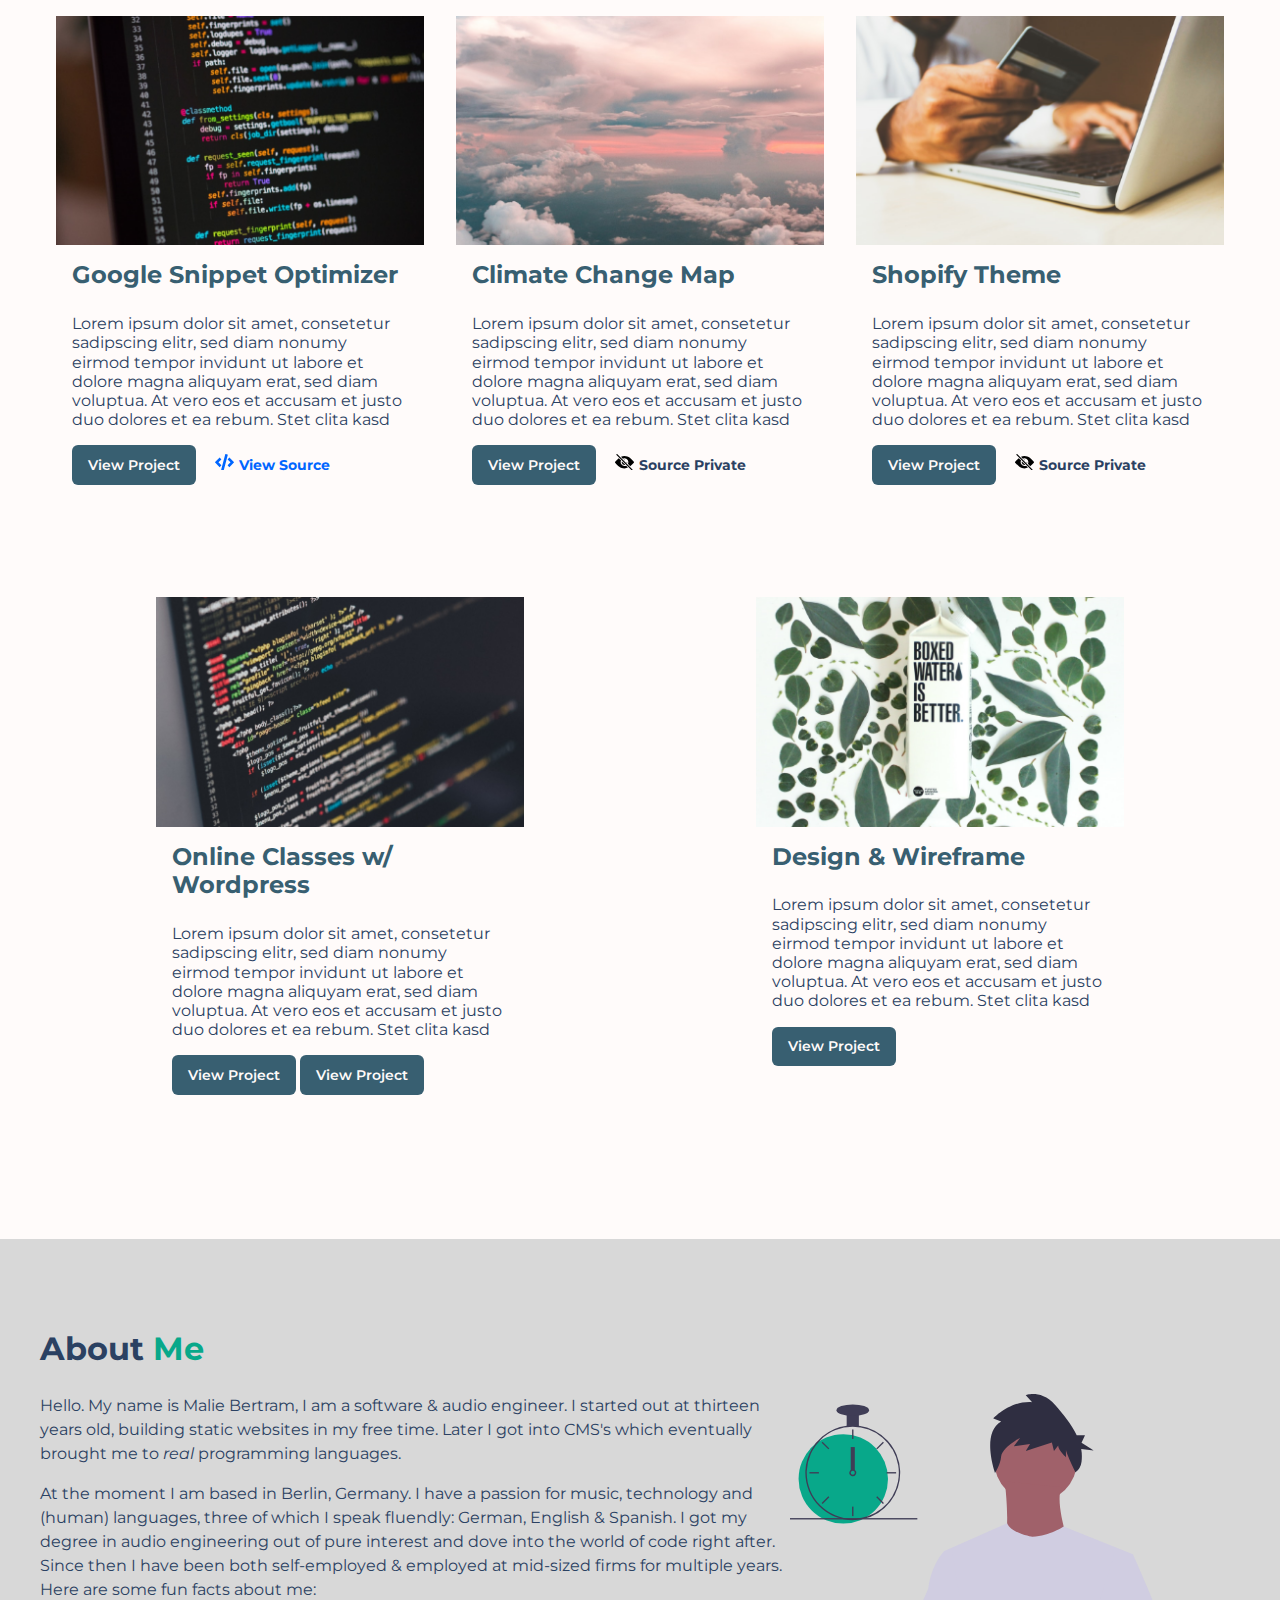
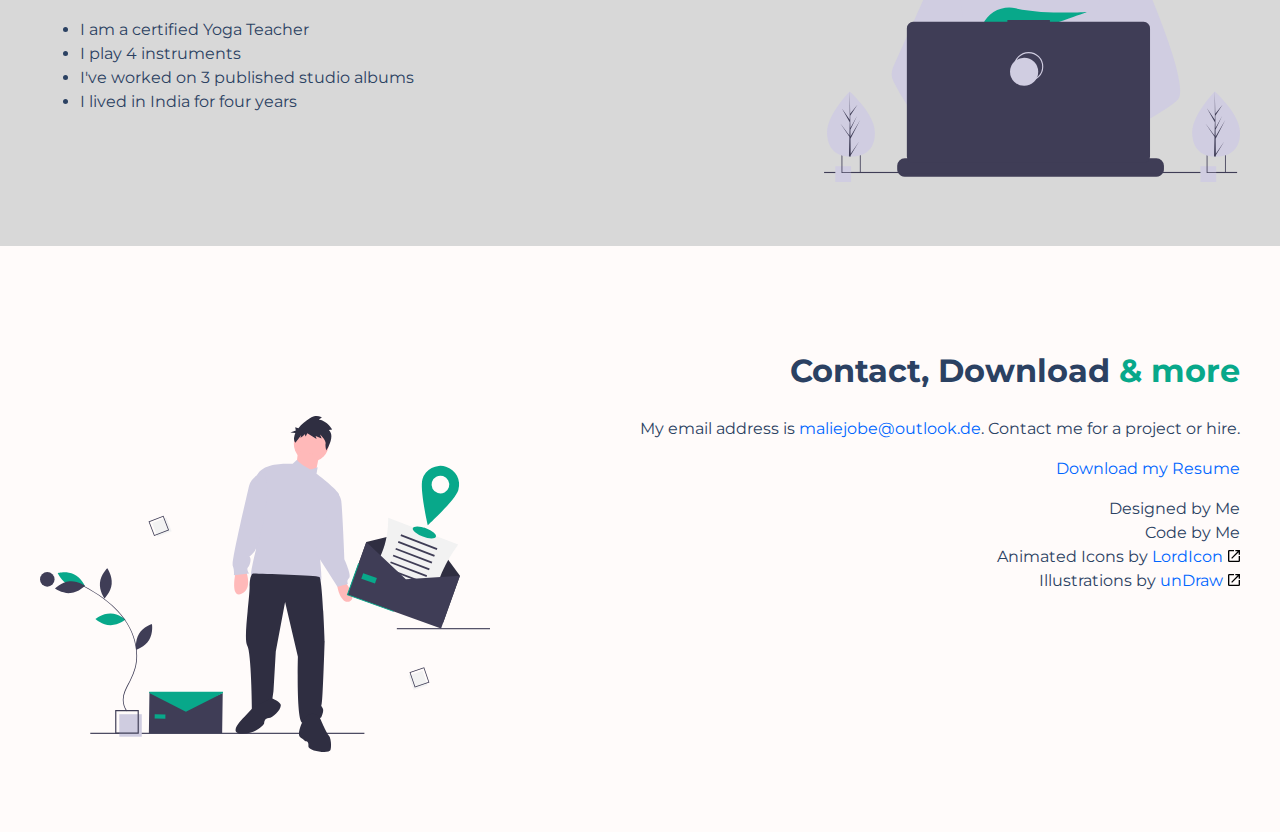
<file: archive/v1/index.html>
<html lang="en">
  <head>
    <meta charset="UTF-8" />
    <meta name="viewport" content="width=device-width, initial-scale=1.0" />
    <title>Developer Portfolio - Malie Bertram</title>
    <link rel="stylesheet" href="style.css" />
  </head>
  <body>
    <header id="top">
      <nav class="menu">
        <a href="#hero" class="menu__item">
          <lord-icon
            animation="hover"
            src="assets/animated_icons/63-home-outline.json"
          ></lord-icon>
          <span>Home</span>
        </a>
        <a href="#skills" class="menu__item">
          <lord-icon
            animation="hover"
            src="assets/animated_icons/117-vector-design-pen-outline.json"
          ></lord-icon>
          <span>Skills</span>
        </a>
        <a href="#projects" class="menu__item">
          <lord-icon
            animation="morph"
            src="assets/animated_icons/399-grid-list-morph-outline.json"
          ></lord-icon>
          <span>Projects</span>
        </a>
        <a href="#about" class="menu__item">
          <lord-icon
            animation="hover"
            src="assets/animated_icons/268-avatar-man-outline.json"
          ></lord-icon>
          <span>About</span>
        </a>
        <a href="#contact" class="menu__item">
          <lord-icon
            animation="morph"
            src="assets/animated_icons/145-envelope-mail-notification-open-morph-outline.json"
          ></lord-icon>
          <span>Contact</span>
        </a>
        <a id="theme_toggle" class="menu__item">
          <lord-icon
            id="theme_toggle"
            animation="morph"
            src="assets/animated_icons/397-toggle-radio-button-1-morph-outline.json"
          ></lord-icon>
          <span>Dark Mode</span>
        </a>
      </nav>
    </header>
    <section id="hero" class="center">
      <div class="container">
        <h1>Malie Bertram</h1>
        <h2>
          Designer, Software Engineer
          <span class="stand_out">& Audio Engineer</span>
        </h2>
        <span>
          <q
            >When something is important enough, you do it even if the odds are
            not in your favor.</q
          >
          - Elon Musk
        </span>
      </div>
      <img
        class="illustration"
        src="assets/illustrations/undraw_static_website_0107.svg"
        alt=""
      />
    </section>
    <section id="skills">
      <div class="container">
        <h2 class="section_title">My <span class="stand_out">Skills</span></h2>
        <div class="card_container">
          <div class="card">
            <div class="center">
              <lord-icon
                animation="hover"
                src="assets/animated_icons/117-vector-design-pen-outline.json"
              ></lord-icon>
              <h3>Design</h3>
            </div>
            <ul>
              <li>UI/UX Design</li>
              <li>Wireframing</li>
              <li>Prototyping</li>
            </ul>
            <h4>Toolkit</h4>
            <ul>
              <li>Adobe XD</li>
              <li>Figma</li>
              <li>Adobe Photoshop</li>
            </ul>
          </div>
          <div class="card">
            <div class="center">
              <lord-icon
                animation="hover"
                src="assets/animated_icons/479-computer-laptop-notebook-outline.json"
              ></lord-icon>
              <h3>Dev</h3>
            </div>
            <div class="card_content">
              <ul>
                <li>Javascript / ES6</li>
                <li>HTML5</li>
                <li>CSS3 / SASS</li>
                <li>Wordpress</li>
                <li>Bootstrap</li>
                <li>Version Control / Git</li>
                <li>Shopify's {% .liquid %}</li>
                <li>JQuery (learning)</li>
                <li>Python (learning)</li>
                <li>PHP (learning)</li>
              </ul>
              <div class="wrapper">
                <h4>Toolkit</h4>
                <ul>
                  <li>VS Code</li>
                  <li>Github</li>
                </ul>
                <h4>Other</h4>
                <ul>
                  <li>Asana</li>
                  <li>MS Office</li>
                  <li>Slack</li>
                  <li>Mailchimp</li>
                </ul>
              </div>
            </div>
          </div>
          <div class="card">
            <div class="center">
              <lord-icon
                animation="hover"
                src="assets/animated_icons/188-microphone-recording-outline.json"
              ></lord-icon>
              <h3>Audio</h3>
            </div>
            <ul>
              <li>Recording</li>
              <li>Live</li>
              <li>Mixing</li>
              <li>Mastering</li>
              <li>Sound Design</li>
            </ul>
            <h4>Toolkit</h4>
            <ul>
              <li>Cubase 9.5</li>
              <li>ProTools 12</li>
              <li>WavesPlugins</li>
            </ul>
          </div>
        </div>
      </div>
    </section>

    <section id="projects">
      <h2 class="section_title">
        Projects <span class="stand_out">& Work</span>
      </h2>
      <div class="container">
        <div class="project_container">
          <div class="project_card">
            <img src="assets/images/img1.png" alt="" class="project_img" />
            <div class="project_info">
              <h3 class="project_title accent">Google Snippet Optimizer</h3>
              <p class="project_desc">
                Lorem ipsum dolor sit amet, consetetur sadipscing elitr, sed
                diam nonumy eirmod tempor invidunt ut labore et dolore magna
                aliquyam erat, sed diam voluptua. At vero eos et accusam et
                justo duo dolores et ea rebum. Stet clita kasd
              </p>
              <a
                href="https://www.claneo.com/snippet-optimizer/"
                rel="noopener noreferrer"
                class="project_btn"
                >View Project</a
              >
              <a href="" class="project_src active">View Source</a>
            </div>
          </div>
          <div class="project_card">
            <img src="assets/images/img2.png" alt="" class="project_img" />
            <div class="project_info">
              <h3 class="project_title accent">Climate Change Map</h3>
              <p class="project_desc">
                Lorem ipsum dolor sit amet, consetetur sadipscing elitr, sed
                diam nonumy eirmod tempor invidunt ut labore et dolore magna
                aliquyam erat, sed diam voluptua. At vero eos et accusam et
                justo duo dolores et ea rebum. Stet clita kasd
              </p>
              <a
                href="https://heizung.de/temperaturentwicklung-in-deutschland/"
                rel="noopener noreferrer"
                class="project_btn"
                >View Project</a
              >
              <span class="project_src private">Source Private</span>
            </div>
          </div>
          <div class="project_card">
            <img src="assets/images/img3.png" alt="" class="project_img" />
            <div class="project_info">
              <h3 class="project_title accent">Shopify Theme</h3>
              <p class="project_desc">
                Lorem ipsum dolor sit amet, consetetur sadipscing elitr, sed
                diam nonumy eirmod tempor invidunt ut labore et dolore magna
                aliquyam erat, sed diam voluptua. At vero eos et accusam et
                justo duo dolores et ea rebum. Stet clita kasd
              </p>
              <a
                href="https://degequ.de/"
                rel="noopener noreferrer"
                class="project_btn"
                >View Project</a
              >
              <span class="project_src private">Source Private</span>
            </div>
          </div>
          <div class="project_card">
            <img src="assets/images/img4.png" alt="" class="project_img" />
            <div class="project_info">
              <h3 class="project_title accent">Online Classes w/ Wordpress</h3>
              <p class="project_desc">
                Lorem ipsum dolor sit amet, consetetur sadipscing elitr, sed
                diam nonumy eirmod tempor invidunt ut labore et dolore magna
                aliquyam erat, sed diam voluptua. At vero eos et accusam et
                justo duo dolores et ea rebum. Stet clita kasd
              </p>
              <a href="https://theflowofdharam.com/" class="project_btn"
                >View Project</a
              >
              <a href="https://bioresonance.info/" class="project_btn"
                >View Project</a
              >
            </div>
          </div>
          <div class="project_card">
            <img src="assets/images/img5.png" alt="" class="project_img" />
            <div class="project_info">
              <h3 class="project_title accent">Design & Wireframe</h3>
              <p class="project_desc">
                Lorem ipsum dolor sit amet, consetetur sadipscing elitr, sed
                diam nonumy eirmod tempor invidunt ut labore et dolore magna
                aliquyam erat, sed diam voluptua. At vero eos et accusam et
                justo duo dolores et ea rebum. Stet clita kasd
              </p>
              <a href="" class="project_btn">View Project</a>
            </div>
          </div>
        </div>
      </div>
    </section>

    <section id="about">
      <div class="container">
        <img
          style="float: right"
          src="assets/illustrations/undraw_dev_productivity_umsq.svg"
          alt=""
          class="illustration"
        />
        <h2 class="section_title">About <span class="stand_out">Me</span></h2>
        <p>
          Hello. My name is Malie Bertram, I am a software & audio engineer. I
          started out at thirteen years old, building static websites in my free
          time. Later I got into CMS's which eventually brought me to
          <em>real</em> programming languages.
        </p>
        <p>
          At the moment I am based in Berlin, Germany. I have a passion for
          music, technology and (human) languages, three of which I speak
          fluendly: German, English & Spanish. I got my degree in audio
          engineering out of pure interest and dove into the world of code right
          after. Since then I have been both self-employed & employed at
          mid-sized firms for multiple years.<br />Here are some fun facts about
          me:
        </p>
        <ul>
          <li>I am a certified Yoga Teacher</li>
          <li>I play 4 instruments</li>
          <li>I've worked on 3 published studio albums</li>
          <li>I lived in India for four years</li>
        </ul>
        <div class="clear-float"></div>
      </div>
    </section>

    <section id="contact">
      <div class="container">
        <img
          style="float: left"
          src="assets/illustrations/undraw_delivery_address_03n0.svg"
          alt=""
          class="illustration"
        />
        <h2 class="section_title right">
          Contact, Download <span class="stand_out">& more</span>
        </h2>
        <p class="right">
          My email address is
          <a href="mailto:maliejobe@outlook.de">maliejobe@outlook.de</a>.
          Contact me for a project or hire.
        </p>
        <a class="right block" download href="">Download my Resume</a>
        <p class="right">
          Designed by Me<br />
          Code by Me<br />
          Animated Icons by
          <a
            href="https://lordicon.com/"
            target="_blank"
            rel="noopener noreferrer"
            >LordIcon</a
          ><br />
          Illustrations by
          <a href="https://undraw.co/" target="_blank" rel="noopener noreferrer"
            >unDraw</a
          >
        </p>
        <div class="clear-float"></div>
      </div>
    </section>

    <a href="#top" class="scroll-up">
      <img src="assets/icons/scroll-up.svg" alt="" />
    </a>
  </body>
  <script src="lord-icon.js"></script>
  <script>
    let toggle = document.getElementById("theme_toggle");
    toggle.addEventListener("click", function () {
      document.documentElement.classList.toggle("dark_theme");
    });
  </script>
</html>
</file>
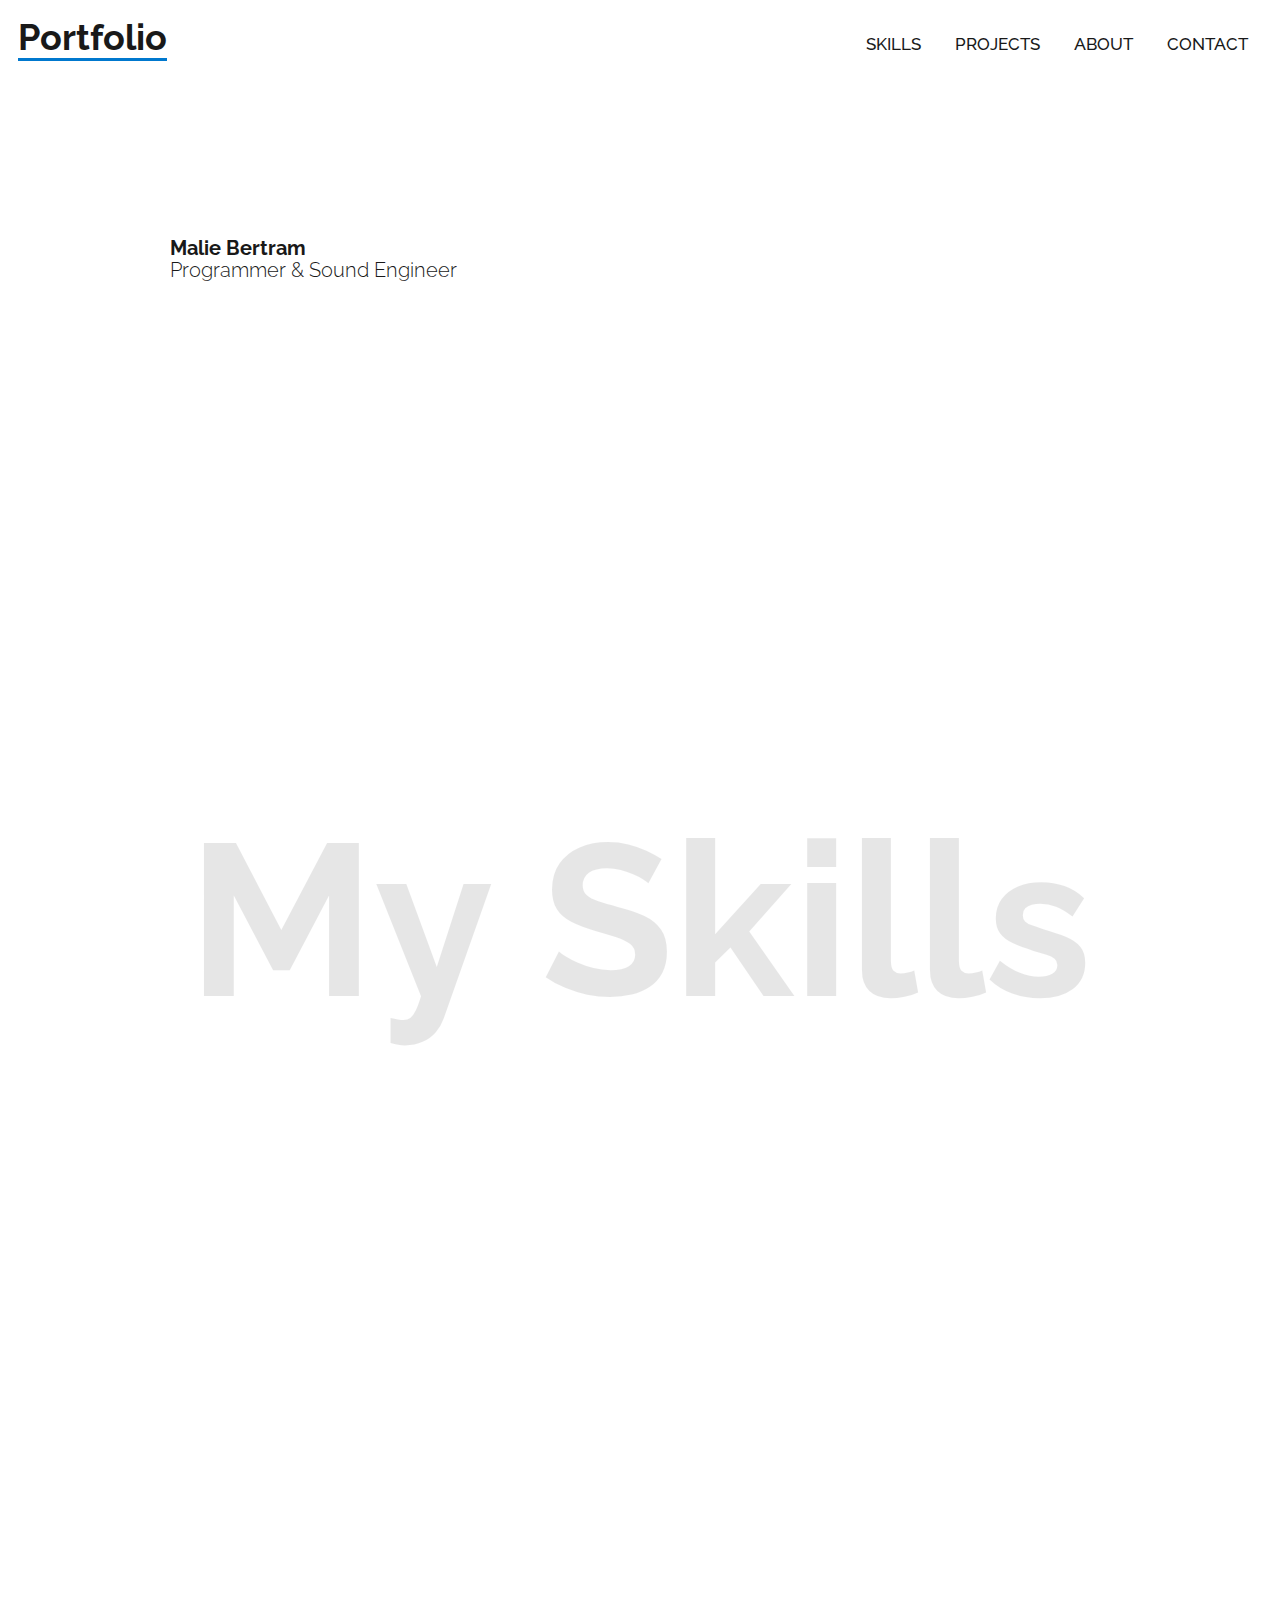
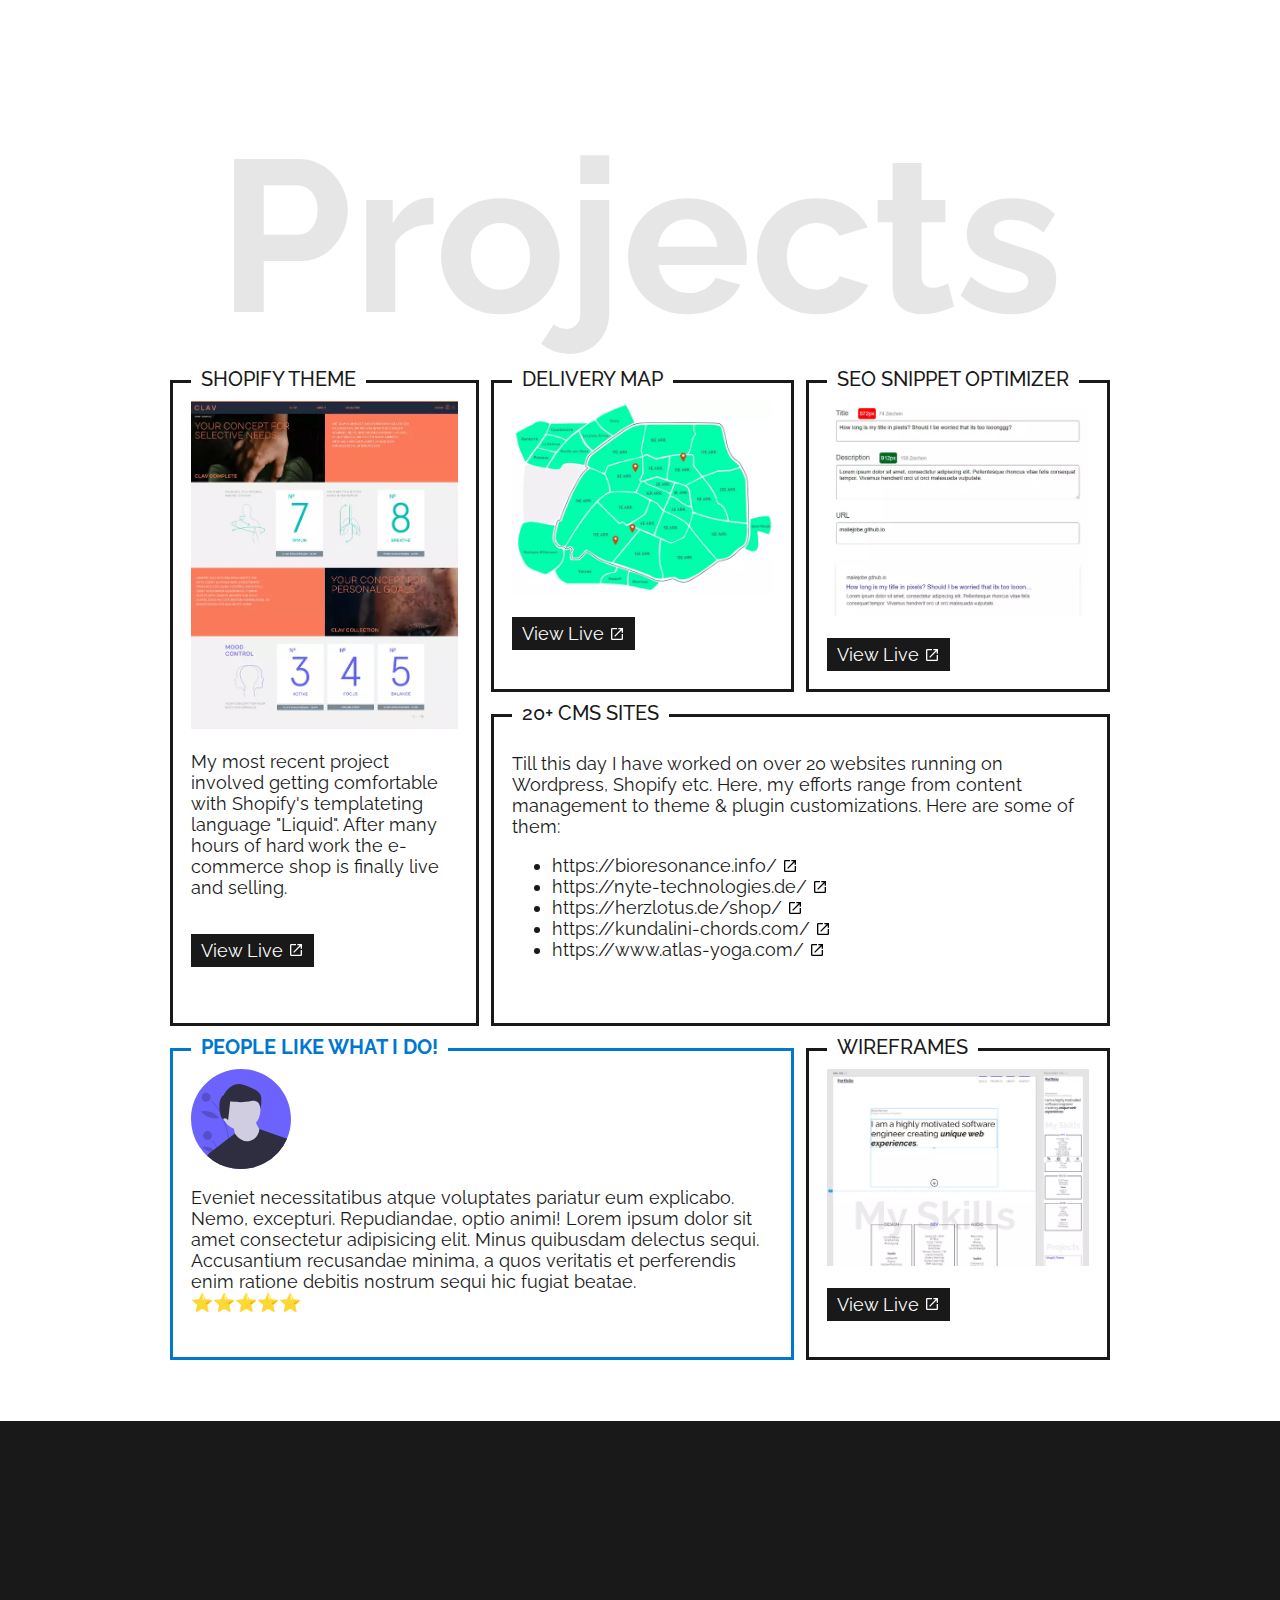
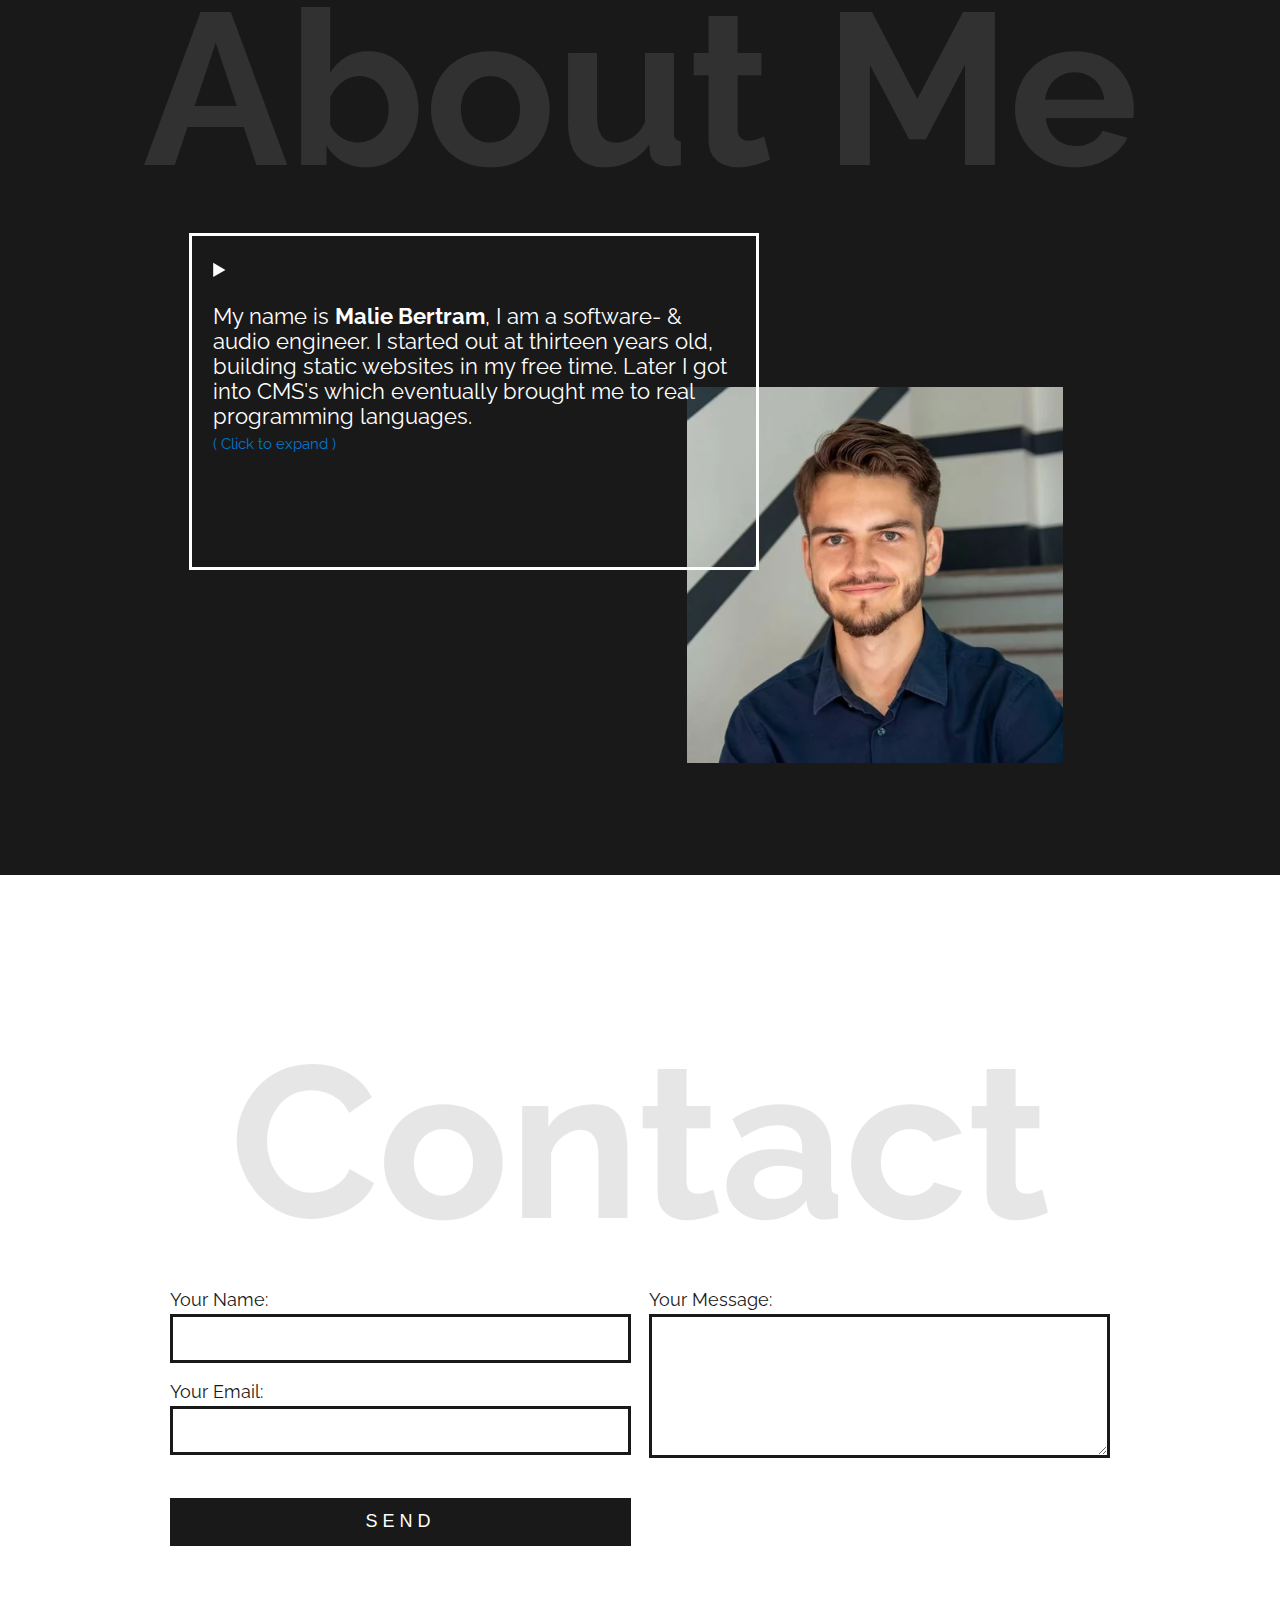
<file: archive/v2/index.html>
<!DOCTYPE html>
<html lang="en">
  <head>
    <meta charset="UTF-8" />
    <meta name="viewport" content="width=device-width, initial-scale=1.0" />
    <title>Malie Bertram | Software Engineer Portfolio</title>
    <meta
      name="description"
      content="I am a highly motivated software engineer creating unique web experiences. Check out my work!"
    />
    <meta
      name="keywords"
      content="developer,software engineer,frontend developer"
    />
    <link rel="stylesheet" href="styles.css" />
    <link rel="stylesheet" href="fonts.css" />

    <link rel="icon" type="image/png" sizes="32x32" href="favicon.png" />
  </head>
  <body class="no-js">
    <header class="header">
      <span class="header__logo">Portfolio</span>
      <nav class="header__menu">
        <ul class="header__menulist">
          <li class="header__menuitem">
            <a href="#skills">
              <svg
                class="header__icon"
                xmlns="http://www.w3.org/2000/svg"
                width="26.414"
                height="26.414"
                viewBox="0 0 26.414 26.414"
              >
                <g transform="translate(-1.586 -1.586)">
                  <path
                    d="M18,26.378,26.378,18l3.591,3.591-8.378,8.378Z"
                    transform="translate(-2.969 -2.969)"
                    fill="none"
                    stroke-linecap="round"
                    stroke-linejoin="round"
                    stroke-width="2"
                  />
                  <path
                    d="M22.151,16.166l-1.8-8.977L3,3,7.189,20.355l8.977,1.8Z"
                    fill="none"
                    stroke-linecap="round"
                    stroke-linejoin="round"
                    stroke-width="2"
                  />
                  <path
                    d="M3,3l9.08,9.08"
                    fill="none"
                    stroke-linecap="round"
                    stroke-linejoin="round"
                    stroke-width="2"
                  />
                  <path
                    d="M18.288,15.894A2.394,2.394,0,1,1,15.894,13.5,2.394,2.394,0,0,1,18.288,15.894Z"
                    transform="translate(-2.095 -2.095)"
                    fill="none"
                    stroke-linecap="round"
                    stroke-linejoin="round"
                    stroke-width="2"
                  />
                </g>
              </svg>
              <span class="header__iconcaption">Skills</span>
            </a>
          </li>
          <li class="header__menuitem">
            <a href="#projects">
              <svg
                class="header__icon"
                xmlns="http://www.w3.org/2000/svg"
                width="28.667"
                height="26"
                viewBox="0 0 28.667 26"
              >
                <g transform="translate(-2 -3.5)">
                  <path
                    d="M5.667,10.5H27a2.62,2.62,0,0,1,2.667,2.571V25.929A2.62,2.62,0,0,1,27,28.5H5.667A2.62,2.62,0,0,1,3,25.929V13.071A2.62,2.62,0,0,1,5.667,10.5Z"
                    transform="translate(0 0)"
                    fill="none"
                    stroke-linecap="round"
                    stroke-linejoin="round"
                    stroke-width="2"
                  />
                  <path
                    d="M22.889,28.5V7.167A2.7,2.7,0,0,0,20.167,4.5H14.722A2.7,2.7,0,0,0,12,7.167V28.5"
                    transform="translate(-1.111 0)"
                    fill="none"
                    stroke-linecap="round"
                    stroke-linejoin="round"
                    stroke-width="2"
                  />
                </g>
              </svg>
              <span class="header__iconcaption">Projects</span>
            </a>
          </li>
          <li class="header__menuitem">
            <a href="#about">
              <svg
                class="header__icon"
                xmlns="http://www.w3.org/2000/svg"
                width="22.972"
                height="23.517"
                viewBox="0 0 22.972 23.517"
              >
                <g transform="translate(-220.69 -394)">
                  <path
                    d="M221.69,416.517V412.8c1.044-1.538,5.323-3.887,10.559-3.887s9.282,2,10.385,3.887c.058,1.594,0,3.713,0,3.713Z"
                    fill="none"
                    stroke-width="2"
                  />
                  <g
                    transform="translate(226 394)"
                    stroke-width="2"
                    fill="none"
                  >
                    <circle cx="6" cy="6" r="6" stroke="none" />
                    <circle cx="6" cy="6" r="5" fill="none" />
                  </g>
                </g>
              </svg>
              <span class="header__iconcaption">About</span>
            </a>
          </li>
          <li class="header__menuitem">
            <a href="#contact">
              <svg
                class="header__icon"
                xmlns="http://www.w3.org/2000/svg"
                width="21.096"
                height="23.592"
                viewBox="0 0 21.096 23.592"
              >
                <path
                  d="M328.078,402.172s-5.354-3.182-7.249,1.913.065,8.36,2.939,7.446,3.825-10.312,3.825-10.312-2.388,8.745.355,10.312,6.14-3.266,4.964-9.144-7-7.985-11.691-6.4-7.822,7.4-6.989,12.671,2.368,6.351,4.572,7.707,9.144,0,9.144,0"
                  transform="translate(-313.085 -394.439)"
                  fill="none"
                  stroke-width="2"
                />
              </svg>
              <span class="header__iconcaption">Contact</span>
            </a>
          </li>
        </ul>
      </nav>
    </header>
    <main class="main">
      <section class="section hero">
        <div class="container">
          <h1 class="hero__title">
            Malie Bertram<br /><span class="hero__title--light"
              >Programmer & Sound Engineer</span
            >
          </h1>
          <h2 class="hero__subtitle anim" data-delay="0s">
            I am a highly motivated software engineer creating
            <em
              >unique web experiences<span class="hero__subtitle--accent"
                >.</span
              ></em
            >
          </h2>
        </div>
      </section>
      <section class="section skills" id="skills">
        <h3 class="section__title">My Skills</h3>
        <div class="container">
          <div class="cards">
            <div class="cards__card anim" data-delay="200ms">
              <h4 class="cards__cardtitle cards__cardtitle--accent">Dev</h4>
              <ul class="cards__list">
                <li class="cards__listitem">Javascript / ES6</li>
                <li class="cards__listitem">HTML5 & CSS3</li>
                <li class="cards__listitem">SASS & BEM</li>
                <li class="cards__listitem">Wordpress</li>
                <li class="cards__listitem">Bootstrap</li>
                <li class="cards__listitem">Version Control</li>
                <li class="cards__listitem">Liquid (Shopify)</li>
                <li class="cards__listitem">Tag Management</li>
              </ul>
              <h5 class="cards__toolkit">Toolkit</h5>
              <ul class="cards__list">
                <li class="cards__listitem">VS Code</li>
                <li class="cards__listitem">Github</li>
                <li class="cards__listitem">MS Office</li>
                <li class="cards__listitem">Emmet</li>
                <li class="cards__listitem" title="Google Tag Manager & Tealium">GTM & Tealium</li>
              </ul>
            </div>
            <div class="cards__card anim" data-delay="500ms">
              <h4 class="cards__cardtitle">Design</h4>
              <ul class="cards__list">
                <li class="cards__listitem">UI/UX Design</li>
                <li class="cards__listitem">Wireframing</li>
                <li class="cards__listitem">Prototyping</li>
              </ul>
              <h5 class="cards__toolkit">Toolkit</h5>
              <ul class="cards__list">
                <li class="cards__listitem">Adobe XD</li>
                <li class="cards__listitem">Figma</li>
                <li class="cards__listitem">Adobe Photoshop</li>
                <li class="cards__listitem cards__listitem--rainbow">
                  Microsoft Paint
                </li>
              </ul>
            </div>
            <div class="cards__card anim" data-delay="900ms">
              <h4 class="cards__cardtitle">Audio</h4>
              <ul class="cards__list">
                <li class="cards__listitem">Recording</li>
                <li class="cards__listitem">Live</li>
                <li class="cards__listitem">Mixing</li>
                <li class="cards__listitem">Mastering</li>
                <li class="cards__listitem">Sounddesign</li>
              </ul>
              <h5 class="cards__toolkit">Toolkit</h5>
              <ul class="cards__list">
                <li class="cards__listitem">ProTools 12</li>
                <li class="cards__listitem">Cubase 9.5</li>
                <li class="cards__listitem">Waves Plugins</li>
              </ul>
            </div>
          </div>
        </div>
      </section>
      <section class="section projects" id="projects">
        <h3 class="section__title">Projects</h3>
        <div class="container">
          <div class="cards cards--left">
            <div class="cards__card">
              <picture>
                <source
                  srcset="assets/rsz_shopify-theme.webp"
                  type="image/webp"
                />
                <img
                  src="assets/rsz_shopify-theme.png"
                  alt=""
                  class="cards__cardimg"
                />
              </picture>
              <h4 class="cards__cardtitle cards__cardtitle--left">
                Shopify Theme
              </h4>
              <p class="cards__carddesc">
                My most recent project involved getting comfortable with
                Shopify's templateting language "Liquid". After many hours of
                hard work the e-commerce shop is finally live and selling.
              </p>
              <a
                href="https://clav-health.de/"
                target="_blank"
                rel="noopener noreferrer"
                class="cards__cardlink invert"
                >View Live</a
              >
            </div>
            <div class="cards__card">
              <picture>
                <source
                  srcset="assets/rsz_delivery-map.webp"
                  type="image/webp"
                />
                <img
                  src="assets/rsz_delivery-map.png"
                  alt=""
                  class="cards__cardimg"
                />
              </picture>
              <h4 class="cards__cardtitle cards__cardtitle--left">
                Delivery Map
              </h4>
              <div class="cards__carddesc">
                <p>
                  I worked with SVGs and animations to create a map displaying
                  the active delivery zone for "ZipJet Limited" (now
                  "Laundrapp"). Users could click thier district and be
                  redirected to the respective page.
                </p>
              </div>
              <a
                href="https://web.archive.org/web/20190803054055/https://www.zipjet.fr/#paris-map"
                target="_blank"
                rel="noopener noreferrer"
                class="cards__cardlink invert"
                >View Live</a
              >
            </div>
            <div class="cards__card">
              <picture>
                <source
                  srcset="assets/rsz_snippet-optimizer.webp"
                  type="image/webp"
                />
                <img
                  src="assets/rsz_snippet-optimizer.png"
                  alt=""
                  class="cards__cardimg"
                />
              </picture>
              <h4 class="cards__cardtitle cards__cardtitle--left">
                SEO Snippet Optimizer
              </h4>
              <div class="cards__carddesc">
                <p>
                  Most available SEO tools check the title length by character
                  count, but google only cares about the width in pixels. This
                  Snippet-Optimizer takes care of that.
                </p>
              </div>
              <a
                href="https://www.claneo.com/de/snippet-optimizer/"
                target="_blank"
                rel="noopener noreferrer"
                class="cards__cardlink invert"
                >View Live</a
              >
            </div>
            <div class="cards__card">
              <h4 class="cards__cardtitle cards__cardtitle--left">
                20+ CMS Sites
              </h4>
              <p class="cards__carddesc">
                Till this day I have worked on over 20 websites running on
                Wordpress, Shopify etc. Here, my efforts range from content
                management to theme & plugin customizations. Here are some of
                them:
              </p>
              <ul class="cards__tooltip-list">
                <li
                  data-tooltip="Offers treatments using Quantum-Bioresonance Therapy. Created with Wordpress."
                >
                  <a
                    href="https://bioresonance.info/"
                    target="_blank"
                    rel="noopener noreferrer"
                    >https://bioresonance.info/</a
                  >
                </li>
                <li
                  data-tooltip="German Hosting Company amongst Top20 on HostTest. No CMS used"
                >
                  <a
                    href="https://nyte-technologies.de/"
                    target="_blank"
                    rel="noopener noreferrer"
                    >https://nyte-technologies.de/</a
                  >
                </li>
                <li
                  data-tooltip="Online Shop for esoteric products concerning health. Wordpress & WooCommerce."
                >
                  <a
                    href="https://herzlotus.de/shop/"
                    target="_blank"
                    rel="noopener noreferrer"
                    >https://herzlotus.de/shop/</a
                  >
                </li>
                <li
                  data-tooltip="Library of Guitar Chords for spiritual music & mantras. Runs on WordPress."
                >
                  <a
                    href="https://kundalini-chords.com/"
                    target="_blank"
                    rel="noopener noreferrer"
                    >https://kundalini-chords.com/</a
                  >
                </li>
                <li
                  data-tooltip="Offes online yoga classes on a monthly based subscription. Runs on WordPress."
                >
                  <a
                    href="https://www.atlas-yoga.com/"
                    target="_blank"
                    rel="noopener noreferrer"
                    >https://www.atlas-yoga.com/</a
                  >
                </li>
              </ul>
            </div>
            <div class="cards__card">
              <h4 class="cards__cardtitle cards__cardtitle--left">
                Wireframes
              </h4>
              <picture>
                <source srcset="assets/rsz_wireframe.webp" type="image/webp" />
                <img
                  src="assets/rsz_wireframe.png"
                  alt=""
                  class="cards__cardimg"
                />
              </picture>
              <p class="cards__carddesc">
                Before writing any code for a project I create a wireframe.
                Using Adobe XD and Figma I have created single page applications
                and entire websites, all while keeping responsiveness and UX in
                mind.
              </p>
              <a
                href="https://xd.adobe.com/view/d8c3dc9f-9bb6-44ec-730f-14772873f13d-aef2/"
                target="_blank"
                rel="noopener noreferrer"
                class="cards__cardlink invert"
                >View Live</a
              >
            </div>
            <div class="cards__card cards__card--accent">
              <h4
                class="cards__cardtitle cards__cardtitle--left cards__cardtitle--accent"
              >
                People like what I do!
              </h4>
              <div class="reviews">
                <div class="reviews__review">
                  <div class="reviews__author">
                    <img
                      src="assets/undraw_male_avatar.svg"
                      alt=""
                      class="reviews__author-img"
                    />
                    <div class="reviews__author-info anim">
                      <h5 class="reviews__author-name">Felix v. R.</h5>
                      <h6 class="reviews__author-link">
                        <a
                          href="http://"
                          target="_blank"
                          rel="noopener noreferrer"
                          >https://example.net/</a
                        >
                      </h6>
                    </div>
                  </div>
                  <p class="reviews__review-text">
                    Eveniet necessitatibus atque voluptates pariatur eum
                    explicabo. Nemo, excepturi. Repudiandae, optio animi! Lorem
                    ipsum dolor sit amet consectetur adipisicing elit. Minus
                    quibusdam delectus sequi. Accusantium recusandae minima, a
                    quos veritatis et perferendis enim ratione debitis nostrum
                    sequi hic fugiat beatae.
                    <br />⭐⭐⭐⭐⭐
                  </p>
                  <div class="reviews__review-timer"></div>
                </div>
                <div class="reviews__review">
                  <div class="reviews__author">
                    <img
                      src="assets/undraw_female_avatar.svg"
                      alt=""
                      class="reviews__author-img"
                    />
                    <div class="reviews__author-info">
                      <h5 class="reviews__author-name">Jon Joe</h5>
                      <h6 class="reviews__author-link">
                        <a
                          href="http://"
                          target="_blank"
                          rel="noopener noreferrer"
                          >https://example.net</a
                        >
                      </h6>
                    </div>
                  </div>
                  <p class="reviews__review-text">
                    Lorem anything Lorem ipsum dolor sit amet consectetur
                    adipisicing elit. Minus quibusdam delectus sequi.
                    Accusantium recusandae minima, a quos veritatis et
                    perferendis enim ratione debitis nostrum sequi hic fugiat
                    beatae. Eveniet necessitatibus atque voluptates pariatur eum
                    explicabo. Nemo, excepturi. Repudiandae, optio animi!
                    <br />⭐⭐⭐⭐⭐
                  </p>
                  <div class="reviews__review-timer"></div>
                </div>
                <div class="reviews__review">
                  <div class="reviews__author">
                    <img
                      src="assets/undraw_male_avatar.svg"
                      alt=""
                      class="reviews__author-img"
                    />
                    <div class="reviews__author-info">
                      <h5 class="reviews__author-name">Firstname Lastname</h5>
                      <h6 class="reviews__author-link">
                        <a
                          href="http://"
                          target="_blank"
                          rel="noopener noreferrer"
                          >https://example.net</a
                        >
                      </h6>
                    </div>
                  </div>
                  <p class="reviews__review-text">
                    Lorem ipsum dolor sit amet consectetur adipisicing elit.
                    Minus quibusdam delectus sequi. Accusantium recusandae
                    minima, a quos veritatis et perferendis enim ratione debitis
                    nostrum sequi hic fugiat beatae. Eveniet necessitatibus
                    atque voluptates pariatur eum explicabo. Nemo, excepturi.
                    Repudiandae, optio animi!
                    <br />⭐⭐⭐⭐⭐
                  </p>
                  <div class="reviews__review-timer"></div>
                </div>
                <div class="reviews__review">
                  <div class="reviews__author">
                    <img
                      src="assets/undraw_female_avatar.svg"
                      alt=""
                      class="reviews__author-img"
                    />
                    <div class="reviews__author-info">
                      <h5 class="reviews__author-name">Max Musterman</h5>
                      <h6 class="reviews__author-link">
                        <a
                          href="http://"
                          target="_blank"
                          rel="noopener noreferrer"
                          >https://example.net</a
                        >
                      </h6>
                    </div>
                  </div>
                  <p class="reviews__review-text">
                    Lorem ipsum dolor sit amet consectetur adipisicing elit.
                    Minus quibusdam delectus sequi. Accusantium recusandae
                    minima, a quos veritatis et perferendis enim ratione debitis
                    nostrum sequi hic fugiat bea tae. Eveniet necessitatibus
                    atque voluptates pariatur eum explicabo. Nemo, excepturi.
                    Repudiandae, optio animi!
                    <br />⭐⭐⭐⭐⭐
                  </p>
                  <div class="reviews__review-timer"></div>
                </div>
              </div>
            </div>
          </div>
        </div>
      </section>
      <section class="section section--stretch about" id="about">
        <h3 class="section__title section__title--inverted">About Me</h3>
        <div class="container">
          <div class="cards__card cards__card--inverted cards__card--offcenter">
            <details class="cards__cardsummary">
              <summary>
                <p>
                  My name is <strong>Malie Bertram</strong>, I am a software- &
                  audio engineer. I started out at thirteen years old, building
                  static websites in my free time. Later I got into CMS's which
                  eventually brought me to real programming languages.
                  <span class="expand-summary">( Click to expand )</span>
                </p>
              </summary>
              <p>
                At the moment I am based in Berlin, Germany. I have a passion
                for music, technology and (human) languages, three of which I
                speak fluendly: German, English & Spanish (kind of). I got my
                <em>degree in audio engineering</em> out of pure interest and
                dove into the world of code right after. Since then I have been
                both self-employed & employed at mid-sized firms for multiple
                years.<br />Here are some fun facts about me:
              </p>
              <ul class="cards__list cards__list--one-col">
                <li>I am a certified Yoga Teacher</li>
                <li>I've worked on 3 published studio albums</li>
                <li>I write exceptionally clean code</li>
              </ul>
            </details>
          </div>
          <picture>
            <source srcset="assets/rsz_malie_bertram.webp" type="image/webp" />
            <img
              src="assets/rsz_malie_bertram.jpg"
              alt="Picture of the page author"
              class="about__portrait"
            />
          </picture>
        </div>
      </section>
      <section class="section contact" id="contact">
        <div class="container">
          <h3 class="section__title">Contact</h3>
          <form
            action="https://formspree.io/mbjzydqp"
            method="POST"
            class="contact__form"
          >
            <div class="contact__pair">
              <label for="name" class="contact__formlabel">Your Name:</label>
              <input
                type="text"
                id="name"
                name="name"
                class="contact__forminput"
              />

              <label for="_replyto" class="contact__formlabel"
                >Your Email:</label
              >
              <input
                type="email"
                id="_replyto"
                name="_replyto"
                class="contact__forminput"
                required
              />
            </div>
            <div class="contact__pair contact__pair--stretch">
              <label for="message" class="contact__formlabel"
                >Your Message:</label
              >
              <textarea
                name="message"
                id="message"
                class="contact__forminput contact__forminput--large"
                required
              ></textarea>
            </div>
            <input
              type="submit"
              value="Send"
              class="contact__forminput contact__forminput--inverted"
            />
          </form>
        </div>
      </section>
    </main>
    <footer></footer>
    <script>
      document.getElementsByTagName('body')[0].classList.remove('no-js');

      const anim_el = document.querySelectorAll('.anim');
      const options = {
        root: null,
        threshold: 0
      };

      const observer = new IntersectionObserver(function(entries, observer) {
        entries.forEach(entry => {
          if(entry.isIntersecting === true) {
            entry.target.style.animation = `animateIn 1s ease forwards ${(entry.target.dataset.delay) || "400ms"}`;
          } else {
            entry.target.style.animation = "";
          }
          
        })
      }, options);

      anim_el.forEach(element => {
        observer.observe(element);
      });
    </script>
  </body>
</html>
</file>
<file: styles.css>
:root {
  --primary: #191919;
  --secondary: #ffffff;
  --accent: #0078ce;
  --link: #0078ce;
  --new-tab: url("[data-uri]");
  --new-tab-invert: url("[data-uri]");
}

@media (prefers-color-scheme: dark) {
  :root {
    --primary: #ffffff;
    --secondary: #191919;
    --new-tab: url("[data-uri]");
    --new-tab-invert: url("[data-uri]");
  }
}

*, *::before, *::after {
  -webkit-box-sizing: border-box;
          box-sizing: border-box;
}

html {
  scroll-behavior: smooth;
}

body {
  margin: 0;
  font-family: 'Raleway', sans-serif;
  color: var(--primary);
  background: var(--secondary);
  font-size: 16px;
}

.container {
  max-width: 940px;
  margin: auto;
}

a {
  text-decoration: none;
  color: unset;
  position: relative;
}

a[target="_blank"]::after {
  margin-left: 5px;
  padding: 8px;
  top: 10%;
  content: ' ';
  height: 12px;
  width: 12px;
  background: var(--new-tab);
  background-size: 12px 12px;
  background-repeat: no-repeat;
  background-position: center center;
}

a.invert[target="_blank"]::after {
  background: var(--new-tab-invert);
  background-size: 12px 12px;
  background-repeat: no-repeat;
  background-position: center center;
}

.header {
  width: calc(100% - 2em);
  display: -webkit-box;
  display: -ms-flexbox;
  display: flex;
  -webkit-box-pack: justify;
      -ms-flex-pack: justify;
          justify-content: space-between;
  -webkit-box-align: center;
      -ms-flex-align: center;
          align-items: center;
  margin: 1em auto auto 1em;
}

.header__logo {
  font-size: 2em;
  font-weight: 700;
  border-bottom: 3px solid var(--accent);
}

.header__menu {
  position: fixed;
  overflow: hidden;
  background: var(--secondary);
  bottom: 0;
  left: 0;
  width: 100vw;
  padding: 0em;
  display: -webkit-box;
  display: -ms-flexbox;
  display: flex;
  -webkit-box-pack: justify;
      -ms-flex-pack: justify;
          justify-content: space-between;
  -webkit-box-shadow: 0px -5px 4px 0px #00000029;
          box-shadow: 0px -5px 4px 0px #00000029;
  z-index: 2;
}

.header__menulist {
  color: var(--primary);
  width: 100%;
  -webkit-padding-start: 0;
          padding-inline-start: 0;
  -webkit-margin-before: 0;
          margin-block-start: 0;
  -webkit-margin-after: 0;
          margin-block-end: 0;
  display: -webkit-box;
  display: -ms-flexbox;
  display: flex;
  -ms-flex-pack: distribute;
      justify-content: space-around;
}

.header__menuitem {
  list-style: none;
  display: inline-block;
  font-size: 0.8em;
  text-transform: uppercase;
}

.header__menuitem a {
  padding: 0.5em 1em;
  display: inline-block;
}

.header__icon {
  display: block;
  margin-left: 50%;
  -webkit-transform: translateX(-50%);
          transform: translateX(-50%);
  padding-bottom: 5px;
  stroke: var(--primary);
}

.header__iconcaption {
  font-size: 1.1em;
}

.main {
  margin-bottom: 4em;
}

.section {
  text-align: center;
  margin: auto 1em;
  padding-top: 3em;
  padding-bottom: 3em;
  overflow: hidden;
}

.section--stretch {
  margin-left: 0;
  margin-right: 0;
}

.section__title {
  font-size: 5em;
  font-weight: 700;
  white-space: nowrap;
  color: var(--primary);
  opacity: 0.1;
  margin: 0.4em auto;
}

.section__title--inverted {
  color: var(--secondary);
}

.hero {
  text-align: left;
  position: relative;
}

.hero__title {
  font-weight: 600;
  font-size: 1.12em;
  line-height: 1.1;
}

.hero__title--light {
  font-weight: 300;
}

.hero__subtitle {
  font-weight: 400;
  font-size: 2em;
}

.hero__subtitle em {
  font-weight: 700;
}

.hero__subtitle--accent {
  color: var(--accent);
}

.hero__subtitle path {
  stroke: var(--primary);
}

.cards {
  padding-right: 3px;
  padding-left: 3px;
}

.cards--left {
  text-align: left;
}

.cards__card {
  outline: 3px solid;
  position: relative;
  padding: 1em;
  margin-bottom: 3em;
  max-width: 100%;
}

.cards__card--inverted {
  color: var(--secondary);
  margin: auto 1em;
  padding-bottom: 4em;
  font-size: 1.2em;
}

.cards__card--accent {
  outline-color: var(--accent);
}

.cards__cardtitle {
  font-weight: 500;
  font-size: 1.3em;
  text-transform: uppercase;
  white-space: nowrap;
  margin: 0;
  padding-left: 10px;
  padding-right: 10px;
  background: var(--secondary);
  position: absolute;
  top: -0.8em;
  left: 50%;
  -webkit-transform: translateX(-50%);
          transform: translateX(-50%);
}

.cards__cardtitle--left {
  left: unset;
  -webkit-transform: unset;
          transform: unset;
}

.cards__cardtitle--accent {
  color: var(--accent);
  font-weight: 700;
}

.cards__cardimg {
  width: 100%;
}

.cards__cardlink {
  background: var(--primary);
  color: var(--secondary);
  padding: 6px 10px;
  margin-top: 1em;
  display: inline-block;
}

.cards__list {
  list-style-type: none;
  -webkit-margin-before: 0;
          margin-block-start: 0;
  -webkit-margin-after: 0;
          margin-block-end: 0;
  -webkit-padding-start: 0;
          padding-inline-start: 0;
  -webkit-columns: 2;
          columns: 2;
  text-align: left;
}

.cards__list--one-col {
  -webkit-columns: 1;
          columns: 1;
  list-style-type: unset;
  -webkit-padding-start: 20px;
          padding-inline-start: 20px;
}

.cards__listitem--rainbow {
  background-image: -webkit-gradient(linear, left top, right top, color-stop(0, #f22), color-stop(0.15, #f2f), color-stop(0.3, #22f), color-stop(0.45, #2ff), color-stop(0.6, #2f2), color-stop(0.75, #2f2), color-stop(0.9, #ff2), color-stop(1, #f22));
  background-image: gradient(linear, left top, right top, color-stop(0, #f22), color-stop(0.15, #f2f), color-stop(0.3, #22f), color-stop(0.45, #2ff), color-stop(0.6, #2f2), color-stop(0.75, #2f2), color-stop(0.9, #ff2), color-stop(1, #f22));
  color: transparent;
  -webkit-background-clip: text;
  background-clip: text;
  width: -webkit-max-content;
  width: -moz-max-content;
  width: max-content;
}

.cards__tooltip-list li {
  position: relative;
}

.cards__tooltip-list li:before, .cards__tooltip-list li:after {
  position: absolute;
  background: var(--primary);
  visibility: hidden;
  opacity: 0;
  -webkit-transition: all 200ms ease;
  transition: all 200ms ease;
}

.cards__tooltip-list li:before {
  content: attr(data-tooltip);
  bottom: 30px;
  padding: 8px;
  max-width: 350px;
  color: var(--secondary);
}

.cards__tooltip-list li:after {
  content: "";
  width: 15px;
  height: 15px;
  left: 24%;
  top: -20px;
  -webkit-transform: rotate(45deg);
          transform: rotate(45deg);
}

.cards__tooltip-list li:hover:before, .cards__tooltip-list li:hover:after {
  visibility: visible;
  opacity: 1;
}

.cards__cardsummary {
  text-align: left;
}

.cards__cardsummary summary {
  cursor: pointer;
}

.cards__toolkit {
  font-size: 1em;
  border-top: 1px solid;
  padding-top: 0.5em;
  margin: 1.5em auto;
}

.about {
  background: var(--primary);
}

.about__portrait {
  width: calc(100% - 6em);
  margin: 3em;
  margin-top: -1.4em;
}

.expand-summary {
  font-size: 0.7em;
  display: block;
  line-height: 2;
  color: var(--link);
}

.contact__form {
  text-align: left;
}

.contact__formlabel {
  display: block;
  margin-bottom: 4px;
}

.contact__forminput {
  display: block;
  width: calc(100%);
  border-radius: 0;
  border: 3px solid;
  margin-bottom: 1em;
  padding: 0.6em;
  font-size: 1em;
  color: var(--primary);
  background: var(--secondary);
}

.contact__forminput--large {
  min-height: 8em;
  max-height: 32em;
  resize: vertical;
  font-family: 'Raleway', sans-serif;
}

.contact__forminput--inverted {
  background: var(--primary);
  color: var(--secondary);
  text-transform: uppercase;
  font-size: 1em;
  letter-spacing: 5px;
  border: none;
}

.contact__forminput:hover {
  cursor: text;
}

.contact__forminput:focus {
  border: 3px solid var(--accent);
}

.contact__forminput[type=submit] {
  border: 3px solid var(--primary);
  -webkit-transition: all 0.4s ease;
  transition: all 0.4s ease;
}

.contact__forminput[type=submit]:hover {
  border: 3px solid var(--accent);
  cursor: pointer;
}

.reviews {
  display: -webkit-box;
  display: -ms-flexbox;
  display: flex;
  overflow: hidden;
}

.reviews__review {
  -ms-flex-negative: 0;
      flex-shrink: 0;
  -webkit-box-flex: 0;
      -ms-flex-positive: 0;
          flex-grow: 0;
  -ms-flex-preferred-size: 100%;
      flex-basis: 100%;
  margin-right: 1em;
  -webkit-animation: carousel 44s infinite;
          animation: carousel 44s infinite;
}

.reviews__review-timer {
  width: 0%;
  height: 1px;
  background: var(--accent);
  -webkit-animation: timer 11s infinite linear;
          animation: timer 11s infinite linear;
}

.reviews__author {
  display: -webkit-box;
  display: -ms-flexbox;
  display: flex;
  -webkit-box-align: center;
      -ms-flex-align: center;
          align-items: center;
}

.reviews__author-info {
  margin-left: 1em;
}

.reviews__author-name {
  margin: 0;
  font-size: 1.2em;
}

.reviews__author-link {
  margin: 0;
  font-size: 0.8em;
  font-weight: 500;
  color: var(--link);
  text-decoration: none;
}

.reviews__author-img {
  width: 30%;
  max-width: 100px;
}

.cards__cardsummary[open] summary ~ * {
  -webkit-animation: sweep .5s ease-in-out;
          animation: sweep .5s ease-in-out;
}

.cards__cardsummary[open] .expand-summary {
  display: none;
}

@media (min-width: 678px) {
  .section__title {
    font-size: 9em;
    margin-bottom: 20px;
  }
  .hero__subtitle {
    font-size: 3.5em;
  }
  .skills .cards {
    display: -webkit-box;
    display: -ms-flexbox;
    display: flex;
    -webkit-box-pack: start;
        -ms-flex-pack: start;
            justify-content: flex-start;
  }
  .skills .cards__card {
    -ms-flex-preferred-size: 33%;
        flex-basis: 33%;
    -ms-flex-item-align: start;
        align-self: flex-start;
  }
  .skills .cards__card:nth-child(1) {
    -webkit-box-ordinal-group: 3;
        -ms-flex-order: 2;
            order: 2;
    margin-left: 1em;
    margin-right: 1em;
  }
  .skills .cards__card:nth-child(2) {
    -webkit-box-ordinal-group: 2;
        -ms-flex-order: 1;
            order: 1;
  }
  .skills .cards__card:nth-child(3) {
    -webkit-box-ordinal-group: 4;
        -ms-flex-order: 3;
            order: 3;
  }
  .skills .cards__list {
    -webkit-columns: unset;
            columns: unset;
    text-align: center;
  }
  .skills .cards__listitem--rainbow {
    margin: auto;
  }
  .projects .cards {
    display: -ms-grid;
    display: grid;
    -ms-grid-columns: calc(50% - 0.5em) calc(50% - 0.5em);
        grid-template-columns: calc(50% - 0.5em) calc(50% - 0.5em);
    -webkit-column-gap: 1em;
            column-gap: 1em;
  }
  .about__portrait {
    width: 40%;
    margin-left: 40%;
    margin-top: -2em;
  }
  .about .cards__card--offcenter {
    width: 70%;
  }
  .contact__pair--stretch {
    -ms-grid-column: 2;
        grid-column-start: 2;
    -ms-grid-row: 1;
        grid-row-start: 1;
    grid-row-end: 3;
  }
  .contact__form {
    display: -ms-grid;
    display: grid;
    -ms-grid-columns: 1fr 1fr;
        grid-template-columns: 1fr 1fr;
    -webkit-column-gap: 1em;
            column-gap: 1em;
    -ms-grid-rows: 2fr 1fr;
        grid-template-rows: 2fr 1fr;
  }
  .contact__form input {
    max-height: 2.8em;
    -ms-flex-item-align: end;
        -ms-grid-row-align: end;
        align-self: end;
    cursor: pointer;
  }
}

@media (min-width: 960px) {
  body {
    font-size: 18px;
  }
  .section__title {
    font-size: 12em;
  }
  .hero__subtitle {
    font-size: 3.4em;
    font-weight: 500;
  }
  .header {
    margin: auto 1em 6em;
  }
  .header__logo {
    padding-top: 1rem;
  }
  .header__menu {
    position: relative;
    -webkit-box-shadow: none;
            box-shadow: none;
    -ms-flex-item-align: end;
        align-self: flex-end;
  }
  .header__menuitem a {
    padding-top: 2rem;
    position: relative;
  }
  .header__menuitem a::before {
    content: "";
    display: block;
    margin: auto;
    height: 3px;
    width: 0px;
    background: transparent;
    -webkit-transition: width .5s ease, background-color .5s ease;
    transition: width .5s ease, background-color .5s ease;
    position: absolute;
    top: 0;
    left: -0.25em;
  }
  .header__menuitem a:hover::before {
    width: 100%;
    background: var(--accent);
  }
  .header__menulist {
    display: block;
    text-align: right;
  }
  .header__icon {
    display: none;
  }
  .header__iconcaption {
    font-size: 1.2em;
    font-weight: 500;
  }
  .skills .cards__cardtitle {
    font-size: 1.6em;
  }
  .projects .cards {
    -ms-grid-columns: calc(33% - 0.3em) 1fr 1fr;
        grid-template-columns: calc(33% - 0.3em) 1fr 1fr;
    -ms-grid-rows: 1fr 1fr 1fr;
        grid-template-rows: 1fr 1fr 1fr;
    -webkit-column-gap: 1em;
            column-gap: 1em;
    grid-row-gap: 1em;
        grid-template-areas: "one two three" "one four four" "five five six";
  }
  .projects .cards__card {
    margin-bottom: 10px;
  }
  .projects .cards__card:nth-of-type(1) {
    -ms-grid-row: 1;
    -ms-grid-row-span: 2;
    -ms-grid-column: 1;
    grid-area: one;
  }
  .projects .cards__card:nth-of-type(2) {
    -ms-grid-row: 1;
    -ms-grid-column: 2;
    grid-area: two;
  }
  .projects .cards__card:nth-of-type(3) {
    -ms-grid-row: 1;
    -ms-grid-column: 3;
    grid-area: three;
  }
  .projects .cards__card:nth-of-type(4) {
    -ms-grid-row: 2;
    -ms-grid-column: 2;
    -ms-grid-column-span: 2;
    grid-area: four;
  }
  .projects .cards__card:nth-of-type(6) {
    -ms-grid-row: 3;
    -ms-grid-column: 1;
    -ms-grid-column-span: 2;
    grid-area: five;
  }
  .projects .cards__card:nth-of-type(5) {
    -ms-grid-row: 3;
    -ms-grid-column: 3;
    grid-area: six;
  }
  .projects .cards__card:nth-of-type(2), .projects .cards__card:nth-of-type(3), .projects .cards__card:nth-of-type(5) {
    display: block;
  }
  .projects .cards__card:nth-of-type(2) .cards__carddesc, .projects .cards__card:nth-of-type(3) .cards__carddesc, .projects .cards__card:nth-of-type(5) .cards__carddesc {
    display: none;
  }
  .projects .cards__card:nth-of-type(2):hover > picture, .projects .cards__card:nth-of-type(3):hover > picture, .projects .cards__card:nth-of-type(5):hover > picture {
    display: none;
  }
  .projects .cards__card:nth-of-type(2):hover > .cards__carddesc, .projects .cards__card:nth-of-type(3):hover > .cards__carddesc, .projects .cards__card:nth-of-type(5):hover > .cards__carddesc {
    display: block;
  }
  .projects .cards__cardtitle {
    font-size: 1.1em;
  }
  .about__portrait {
    width: 40%;
    margin-left: 55%;
    margin-top: -10em;
  }
  .about .cards__card--offcenter {
    width: 60%;
  }
}

@-webkit-keyframes bounce {
  0% {
    bottom: 0;
  }
  50% {
    bottom: 10px;
  }
  100% {
    bottom: 0;
  }
}

@keyframes bounce {
  0% {
    bottom: 0;
  }
  50% {
    bottom: 10px;
  }
  100% {
    bottom: 0;
  }
}

@-webkit-keyframes sweep {
  0% {
    opacity: 0;
    margin-left: -10px;
  }
  100% {
    opacity: 1;
    margin-left: 0px;
  }
}

@keyframes sweep {
  0% {
    opacity: 0;
    margin-left: -10px;
  }
  100% {
    opacity: 1;
    margin-left: 0px;
  }
}

@-webkit-keyframes carousel {
  0% {
    -webkit-transform: translateX(0);
            transform: translateX(0);
  }
  23% {
    -webkit-transform: translateX(0);
            transform: translateX(0);
  }
  25% {
    -webkit-transform: translateX(calc( -100% - 1em));
            transform: translateX(calc( -100% - 1em));
  }
  48% {
    -webkit-transform: translateX(calc( -100% - 1em));
            transform: translateX(calc( -100% - 1em));
  }
  50% {
    -webkit-transform: translateX(calc( -200% - 2em));
            transform: translateX(calc( -200% - 2em));
  }
  73% {
    -webkit-transform: translateX(calc( -200% - 2em));
            transform: translateX(calc( -200% - 2em));
  }
  75% {
    -webkit-transform: translateX(calc( -300% - 3em));
            transform: translateX(calc( -300% - 3em));
  }
  98% {
    -webkit-transform: translateX(calc( -300% - 3em));
            transform: translateX(calc( -300% - 3em));
  }
}

@keyframes carousel {
  0% {
    -webkit-transform: translateX(0);
            transform: translateX(0);
  }
  23% {
    -webkit-transform: translateX(0);
            transform: translateX(0);
  }
  25% {
    -webkit-transform: translateX(calc( -100% - 1em));
            transform: translateX(calc( -100% - 1em));
  }
  48% {
    -webkit-transform: translateX(calc( -100% - 1em));
            transform: translateX(calc( -100% - 1em));
  }
  50% {
    -webkit-transform: translateX(calc( -200% - 2em));
            transform: translateX(calc( -200% - 2em));
  }
  73% {
    -webkit-transform: translateX(calc( -200% - 2em));
            transform: translateX(calc( -200% - 2em));
  }
  75% {
    -webkit-transform: translateX(calc( -300% - 3em));
            transform: translateX(calc( -300% - 3em));
  }
  98% {
    -webkit-transform: translateX(calc( -300% - 3em));
            transform: translateX(calc( -300% - 3em));
  }
}

@-webkit-keyframes timer {
  0% {
    width: 0%;
  }
  100% {
    width: 100%;
  }
}

@keyframes timer {
  0% {
    width: 0%;
  }
  100% {
    width: 100%;
  }
}

.anim {
  opacity: 0;
}

.no-js .anim {
  opacity: 1;
}

@-webkit-keyframes animateIn {
  0% {
    opacity: 0;
    -webkit-transform: translateY(50px);
            transform: translateY(50px);
  }
  100% {
    opacity: 1;
    -webkit-transform: translateY(0);
            transform: translateY(0);
  }
}

@keyframes animateIn {
  0% {
    opacity: 0;
    -webkit-transform: translateY(50px);
            transform: translateY(50px);
  }
  100% {
    opacity: 1;
    -webkit-transform: translateY(0);
            transform: translateY(0);
  }
}
/*# sourceMappingURL=styles.css.map */
</file>
<file: fonts.css>
/* latin */
@font-face {
  font-family: "Raleway";
  font-style: italic;
  font-weight: 400;
  font-display: swap;
  src: url(assets/raleway-400-italic.woff2) format("woff2");
  unicode-range: U+0000-00FF, U+0131, U+0152-0153, U+02BB-02BC, U+02C6, U+02DA,
    U+02DC, U+2000-206F, U+2074, U+20AC, U+2122, U+2191, U+2193, U+2212, U+2215,
    U+FEFF, U+FFFD;
}

/* latin */
@font-face {
  font-family: "Raleway";
  font-style: italic;
  font-weight: 700;
  font-display: swap;
  src: url(assets/raleway-700-italic.woff2) format("woff2");
  unicode-range: U+0000-00FF, U+0131, U+0152-0153, U+02BB-02BC, U+02C6, U+02DA,
    U+02DC, U+2000-206F, U+2074, U+20AC, U+2122, U+2191, U+2193, U+2212, U+2215,
    U+FEFF, U+FFFD;
}
/* latin */
@font-face {
  font-family: "Raleway";
  font-style: normal;
  font-weight: 300;
  font-display: swap;
  src: url(assets/raleway-300.woff2) format("woff2");
  unicode-range: U+0000-00FF, U+0131, U+0152-0153, U+02BB-02BC, U+02C6, U+02DA,
    U+02DC, U+2000-206F, U+2074, U+20AC, U+2122, U+2191, U+2193, U+2212, U+2215,
    U+FEFF, U+FFFD;
}

/* latin */
@font-face {
  font-family: "Raleway";
  font-style: normal;
  font-weight: 400;
  font-display: swap;
  src: url(assets/raleway-400.woff2) format("woff2");
  unicode-range: U+0000-00FF, U+0131, U+0152-0153, U+02BB-02BC, U+02C6, U+02DA,
    U+02DC, U+2000-206F, U+2074, U+20AC, U+2122, U+2191, U+2193, U+2212, U+2215,
    U+FEFF, U+FFFD;
}

/* latin */
@font-face {
  font-family: "Raleway";
  font-style: normal;
  font-weight: 500;
  font-display: swap;
  src: url(assets/raleway-500.woff2) format("woff2");
  unicode-range: U+0000-00FF, U+0131, U+0152-0153, U+02BB-02BC, U+02C6, U+02DA,
    U+02DC, U+2000-206F, U+2074, U+20AC, U+2122, U+2191, U+2193, U+2212, U+2215,
    U+FEFF, U+FFFD;
}

/* latin */
@font-face {
  font-family: "Raleway";
  font-style: normal;
  font-weight: 700;
  font-display: swap;
  src: url(assets/raleway-700.woff2) format("woff2");
  unicode-range: U+0000-00FF, U+0131, U+0152-0153, U+02BB-02BC, U+02C6, U+02DA,
    U+02DC, U+2000-206F, U+2074, U+20AC, U+2122, U+2191, U+2193, U+2212, U+2215,
    U+FEFF, U+FFFD;
}
</file>
<file: old/style.css>
@import url("https://fonts.googleapis.com/css2?family=Montserrat:wght@300;400;600;700&display=swap");
html {
  scroll-behavior: smooth;
  --primary: #2B4162;
  --secondary: #385F71;
  --main: #08A88A;
  --light: #FFFBFA;
  --shade: #d8d8d8;
  --links: #0066FF;
}

html * {
  -webkit-box-sizing: border-box;
          box-sizing: border-box;
}

html.dark_theme {
  --primary: #FFFFFA;
  --secondary: #FFEDDF;
  --main: #08A88A;
  --accent: #0db4bd;
  --light: #2A2D34;
  --shade: #111111;
}

body {
  background: var(--light);
  color: var(--primary);
  font-family: "Montserrat", sans-serif;
  font-size: 16px;
  position: relative;
  margin: 0;
  line-height: 1.5;
}

.scroll-up {
  position: -webkit-sticky;
  position: sticky;
  bottom: 1rem;
  left: 1rem;
  -webkit-transform: translate3d(0, 0, 0);
  transform: translate3d(0, 0, 0);
}

.scroll-up img {
  width: 4rem;
  height: 4rem;
}

.clear-float {
  clear: both;
}

header {
  -webkit-box-shadow: 0px 3px 7px 0px rgba(0, 0, 0, 0.1);
          box-shadow: 0px 3px 7px 0px rgba(0, 0, 0, 0.1);
  background-color: var(--light);
}

.menu {
  display: -ms-grid;
  display: grid;
  -ms-grid-columns: 1fr 1fr 1fr;
      grid-template-columns: 1fr 1fr 1fr;
  padding: 1rem;
  max-width: 1000px;
  margin: auto;
}

.menu lord-icon {
  display: block;
  margin: auto;
  margin-bottom: -10px;
}

.menu__item {
  text-decoration: none;
  color: var(--primary);
  text-align: center;
  font-weight: 600;
}

.container {
  width: 100%;
  max-width: 1200px;
  margin: auto;
  position: relative;
}

section {
  margin: 1rem auto;
  padding: 4rem 1rem;
}

section .section_title {
  line-height: 1.2;
}

section .card {
  border-radius: .5rem;
  padding: 1.5rem;
  margin: auto;
  margin-bottom: 2rem;
  max-width: 400px;
  background: var(--light);
}

section#projects {
  padding: 4rem 0;
  text-align: center;
}

section .project_card {
  position: relative;
  text-align: left;
}

section .project_card .project_img {
  max-width: 100%;
  width: 100%;
}

#contact a {
  text-decoration: none;
  color: var(--links);
}

.project_card {
  margin: 2rem auto;
}

.project_card .project_title {
  color: var(--secondary);
  margin-top: 0;
}

.project_card .project_info {
  padding: 1rem;
  line-height: 1.2;
}

.project_card .project_btn {
  color: var(--light);
  text-decoration: none;
  font-weight: 600;
  font-size: .9rem;
  background: var(--secondary);
  padding: .7rem 1rem;
  border-radius: 6px;
  display: inline-block;
}

.project_card .project_src {
  text-decoration: none;
  font-weight: bold;
  font-size: .9rem;
  margin-left: 15px;
}

.project_card .project_src.active {
  color: var(--links);
}

.project_card .project_src.active::before {
  content: "";
  background-image: url(assets/icons/awesome-code.svg);
  background-size: 1.2rem;
  background-repeat: no-repeat;
  display: inline-block;
  width: 1.2rem;
  height: 1rem;
  margin-right: 5px;
}

.project_card .project_src.private {
  color: var(--primary);
}

.project_card .project_src.private::before {
  content: "";
  background-image: url(assets/icons/ionic-ios-eye-off.svg);
  background-size: 1.2rem;
  background-repeat: no-repeat;
  display: inline-block;
  width: 1.2rem;
  height: 1rem;
  margin-right: 5px;
}

#skills h3 {
  display: inline-block;
  letter-spacing: .6rem;
  text-transform: uppercase;
  font-size: 1.4rem;
  font-weight: 600;
  margin-bottom: 1rem;
}

#skills lord-icon {
  width: 3rem;
  height: 3rem;
  margin-right: 10px;
}

a[target="_blank"]::after {
  content: url("assets/icons/material-open-in-new.svg");
  margin-left: 5px;
}

lord-icon {
  width: 6rem;
  height: 6rem;
}

h1 {
  line-height: 1.3;
  margin: .5rem auto;
}

h2 {
  font-size: 2rem;
}

h3 {
  font-size: 1.5rem;
}

h4 {
  margin: 0;
}

ul {
  margin-top: .2rem;
}

.center {
  text-align: center;
}

.right {
  text-align: right;
}

.block {
  display: block;
}

.stand_out {
  color: var(--main);
  white-space: nowrap;
}

.illustration {
  max-width: 90vw;
  margin-top: 4rem;
  display: block;
}

section:nth-child(even) {
  background-color: var(--light);
}

section:nth-child(odd) {
  background-color: var(--shade);
}

q {
  line-height: 1.3;
  display: block;
  font-weight: 300;
}

@media (min-width: 768px) {
  header {
    position: -webkit-sticky;
    position: sticky;
    top: 0;
    z-index: 9999;
  }
  .menu {
    -ms-grid-columns: (1fr)[8];
        grid-template-columns: repeat(8, 1fr);
  }
  .menu lord-icon {
    width: 4rem;
    height: 4rem;
  }
  .menu #theme_toggle {
    -ms-grid-column: col-start 8;
        grid-column-start: col-start 8;
  }
  .scroll-up {
    display: none;
  }
  .project_container {
    display: -webkit-box;
    display: -ms-flexbox;
    display: flex;
    -webkit-box-pack: start;
        -ms-flex-pack: start;
            justify-content: flex-start;
    -ms-flex-wrap: wrap;
        flex-wrap: wrap;
  }
  .project_card {
    -ms-flex-preferred-size: 400px;
        flex-basis: 400px;
    padding: 1rem;
  }
  .card_container {
    display: -webkit-box;
    display: -ms-flexbox;
    display: flex;
    -webkit-box-pack: justify;
        -ms-flex-pack: justify;
            justify-content: space-between;
    -ms-flex-wrap: wrap;
        flex-wrap: wrap;
  }
  .card_container .card {
    max-width: none;
    margin: 0;
  }
  .card_content {
    display: -ms-grid;
    display: grid;
    -ms-grid-columns: 60% 40%;
        grid-template-columns: 60% 40%;
  }
  .illustration {
    max-width: 450px;
    margin: 4rem auto 0 auto;
  }
}
/*# sourceMappingURL=style.css.map */
</file>
<file: archive/v1/style.css>
@import url("https://fonts.googleapis.com/css2?family=Montserrat:wght@300;400;600;700&display=swap");
html {
  scroll-behavior: smooth;
  --primary: #2B4162;
  --secondary: #385F71;
  --main: #08A88A;
  --light: #FFFBFA;
  --shade: #d8d8d8;
  --links: #0066FF;
}
html * {
  box-sizing: border-box;
}
html.dark_theme {
  --primary: #FFFFFA;
  --secondary: #FFEDDF;
  --main: #08A88A;
  --accent: #0db4bd;
  --light: #2A2D34;
  --shade: #111111;
}

body {
  background: var(--light);
  color: var(--primary);
  font-family: "Montserrat", sans-serif;
  font-size: 16px;
  position: relative;
  margin: 0;
  line-height: 1.5;
}

.scroll-up {
  position: sticky;
  bottom: 1rem;
  left: 1rem;
  transform: translate3d(0, 0, 0);
}
.scroll-up img {
  width: 4rem;
  height: 4rem;
}

.clear-float {
  clear: both;
}

header {
  box-shadow: 0px 3px 7px 0px rgba(0, 0, 0, 0.1);
  background-color: var(--light);
}

.menu {
  display: grid;
  grid-template-columns: 1fr 1fr 1fr;
  padding: 1rem;
  max-width: 1000px;
  margin: auto;
}
.menu lord-icon {
  display: block;
  margin: auto;
  margin-bottom: -10px;
}
.menu__item {
  text-decoration: none;
  color: var(--primary);
  text-align: center;
  font-weight: 600;
}

.container {
  width: 100%;
  max-width: 1200px;
  margin: auto;
  position: relative;
}

section {
  margin: 1rem auto;
  padding: 4rem 1rem;
}
section .section_title {
  line-height: 1.2;
}
section .card {
  border-radius: 0.5rem;
  padding: 1.5rem;
  margin: auto;
  margin-bottom: 2rem;
  max-width: 400px;
  background: var(--light);
}
section#projects {
  padding: 4rem 0;
  text-align: center;
}
section .project_card {
  position: relative;
  text-align: left;
}
section .project_card .project_img {
  max-width: 100%;
  width: 100%;
}

#contact a {
  text-decoration: none;
  color: var(--links);
}

.project_card {
  margin: 2rem auto;
}
.project_card .project_title {
  color: var(--secondary);
  margin-top: 0;
}
.project_card .project_info {
  padding: 1rem;
  line-height: 1.2;
}
.project_card .project_btn {
  color: var(--light);
  text-decoration: none;
  font-weight: 600;
  font-size: 0.9rem;
  background: var(--secondary);
  padding: 0.7rem 1rem;
  border-radius: 6px;
  display: inline-block;
}
.project_card .project_src {
  text-decoration: none;
  font-weight: bold;
  font-size: 0.9rem;
  margin-left: 15px;
}
.project_card .project_src.active {
  color: var(--links);
}
.project_card .project_src.active::before {
  content: "";
  background-image: url(assets/icons/awesome-code.svg);
  background-size: 1.2rem;
  background-repeat: no-repeat;
  display: inline-block;
  width: 1.2rem;
  height: 1rem;
  margin-right: 5px;
}
.project_card .project_src.private {
  color: var(--primary);
}
.project_card .project_src.private::before {
  content: "";
  background-image: url(assets/icons/ionic-ios-eye-off.svg);
  background-size: 1.2rem;
  background-repeat: no-repeat;
  display: inline-block;
  width: 1.2rem;
  height: 1rem;
  margin-right: 5px;
}

#skills h3 {
  display: inline-block;
  letter-spacing: 0.6rem;
  text-transform: uppercase;
  font-size: 1.4rem;
  font-weight: 600;
  margin-bottom: 1rem;
}
#skills lord-icon {
  width: 3rem;
  height: 3rem;
  margin-right: 10px;
}

a[target=_blank]::after {
  content: url("assets/icons/material-open-in-new.svg");
  margin-left: 5px;
}

lord-icon {
  width: 6rem;
  height: 6rem;
}

h1 {
  line-height: 1.3;
  margin: 0.5rem auto;
}

h2 {
  font-size: 2rem;
}

h3 {
  font-size: 1.5rem;
}

h4 {
  margin: 0;
}

ul {
  margin-top: 0.2rem;
}

.center {
  text-align: center;
}

.right {
  text-align: right;
}

.block {
  display: block;
}

.stand_out {
  color: var(--main);
  white-space: nowrap;
}

.illustration {
  max-width: 90vw;
  margin-top: 4rem;
  display: block;
}

section:nth-child(even) {
  background-color: var(--light);
}

section:nth-child(odd) {
  background-color: var(--shade);
}

q {
  line-height: 1.3;
  display: block;
  font-weight: 300;
}

@media (min-width: 768px) {
  header {
    position: sticky;
    top: 0;
    z-index: 9999;
  }
  .menu {
    grid-template-columns: repeat(8, 1fr);
  }
  .menu lord-icon {
    width: 4rem;
    height: 4rem;
  }
  .menu #theme_toggle {
    grid-column-start: col-start 8;
  }
  .scroll-up {
    display: none;
  }
  .project_container {
    display: flex;
    justify-content: flex-start;
    flex-wrap: wrap;
  }
  .project_card {
    flex-basis: 400px;
    padding: 1rem;
  }
  .card_container {
    display: flex;
    justify-content: space-between;
    flex-wrap: wrap;
  }
  .card_container .card {
    max-width: none;
    margin: 0;
  }
  .card_content {
    display: grid;
    grid-template-columns: 60% 40%;
  }
  .illustration {
    max-width: 450px;
    margin: 4rem auto 0 auto;
  }
}/*# sourceMappingURL=style.css.map */
</file>
<file: archive/v2/styles.css>
:root {
  --primary: #191919;
  --secondary: #ffffff;
  --accent: #0078ce;
  --link: #0078ce;
  --new-tab: url("[data-uri]");
  --new-tab-invert: url("[data-uri]");
}

@media (prefers-color-scheme: dark) {
  :root {
    --primary: #ffffff;
    --secondary: #191919;
    --new-tab: url("[data-uri]");
    --new-tab-invert: url("[data-uri]");
  }
}

*, *::before, *::after {
  -webkit-box-sizing: border-box;
          box-sizing: border-box;
}

html {
  scroll-behavior: smooth;
}

body {
  margin: 0;
  font-family: 'Raleway', sans-serif;
  color: var(--primary);
  background: var(--secondary);
  font-size: 16px;
}

.container {
  max-width: 940px;
  margin: auto;
}

a {
  text-decoration: none;
  color: unset;
  position: relative;
}

a[target="_blank"]::after {
  margin-left: 5px;
  padding: 8px;
  top: 10%;
  content: ' ';
  height: 12px;
  width: 12px;
  background: var(--new-tab);
  background-size: 12px 12px;
  background-repeat: no-repeat;
  background-position: center center;
}

a.invert[target="_blank"]::after {
  background: var(--new-tab-invert);
  background-size: 12px 12px;
  background-repeat: no-repeat;
  background-position: center center;
}

.header {
  width: calc(100% - 2em);
  display: -webkit-box;
  display: -ms-flexbox;
  display: flex;
  -webkit-box-pack: justify;
      -ms-flex-pack: justify;
          justify-content: space-between;
  -webkit-box-align: center;
      -ms-flex-align: center;
          align-items: center;
  margin: 1em auto auto 1em;
}

.header__logo {
  font-size: 2em;
  font-weight: 700;
  border-bottom: 3px solid var(--accent);
}

.header__menu {
  position: fixed;
  overflow: hidden;
  background: var(--secondary);
  bottom: 0;
  left: 0;
  width: 100vw;
  padding: 0em;
  display: -webkit-box;
  display: -ms-flexbox;
  display: flex;
  -webkit-box-pack: justify;
      -ms-flex-pack: justify;
          justify-content: space-between;
  -webkit-box-shadow: 0px -5px 4px 0px #00000029;
          box-shadow: 0px -5px 4px 0px #00000029;
  z-index: 2;
}

.header__menulist {
  color: var(--primary);
  width: 100%;
  -webkit-padding-start: 0;
          padding-inline-start: 0;
  -webkit-margin-before: 0;
          margin-block-start: 0;
  -webkit-margin-after: 0;
          margin-block-end: 0;
  display: -webkit-box;
  display: -ms-flexbox;
  display: flex;
  -ms-flex-pack: distribute;
      justify-content: space-around;
}

.header__menuitem {
  list-style: none;
  display: inline-block;
  font-size: 0.8em;
  text-transform: uppercase;
}

.header__menuitem a {
  padding: 0.5em 1em;
  display: inline-block;
}

.header__icon {
  display: block;
  margin-left: 50%;
  -webkit-transform: translateX(-50%);
          transform: translateX(-50%);
  padding-bottom: 5px;
  stroke: var(--primary);
}

.header__iconcaption {
  font-size: 1.1em;
}

.main {
  margin-bottom: 4em;
}

.section {
  text-align: center;
  margin: auto 1em;
  padding-top: 3em;
  padding-bottom: 3em;
  overflow: hidden;
}

.section--stretch {
  margin-left: 0;
  margin-right: 0;
}

.section__title {
  font-size: 5em;
  font-weight: 700;
  white-space: nowrap;
  color: var(--primary);
  opacity: 0.1;
  margin: 0.4em auto;
}

.section__title--inverted {
  color: var(--secondary);
}

.hero {
  text-align: left;
  position: relative;
}

.hero__title {
  font-weight: 600;
  font-size: 1.12em;
  line-height: 1.1;
}

.hero__title--light {
  font-weight: 300;
}

.hero__subtitle {
  font-weight: 400;
  font-size: 2em;
}

.hero__subtitle em {
  font-weight: 700;
}

.hero__subtitle--accent {
  color: var(--accent);
}

.hero__subtitle path {
  stroke: var(--primary);
}

.cards {
  padding-right: 3px;
  padding-left: 3px;
}

.cards--left {
  text-align: left;
}

.cards__card {
  outline: 3px solid;
  position: relative;
  padding: 1em;
  margin-bottom: 3em;
  max-width: 100%;
}

.cards__card--inverted {
  color: var(--secondary);
  margin: auto 1em;
  padding-bottom: 4em;
  font-size: 1.2em;
}

.cards__card--accent {
  outline-color: var(--accent);
}

.cards__cardtitle {
  font-weight: 500;
  font-size: 1.3em;
  text-transform: uppercase;
  white-space: nowrap;
  margin: 0;
  padding-left: 10px;
  padding-right: 10px;
  background: var(--secondary);
  position: absolute;
  top: -0.8em;
  left: 50%;
  -webkit-transform: translateX(-50%);
          transform: translateX(-50%);
}

.cards__cardtitle--left {
  left: unset;
  -webkit-transform: unset;
          transform: unset;
}

.cards__cardtitle--accent {
  color: var(--accent);
  font-weight: 700;
}

.cards__cardimg {
  width: 100%;
}

.cards__cardlink {
  background: var(--primary);
  color: var(--secondary);
  padding: 6px 10px;
  margin-top: 1em;
  display: inline-block;
}

.cards__list {
  list-style-type: none;
  -webkit-margin-before: 0;
          margin-block-start: 0;
  -webkit-margin-after: 0;
          margin-block-end: 0;
  -webkit-padding-start: 0;
          padding-inline-start: 0;
  -webkit-columns: 2;
          columns: 2;
  text-align: left;
}

.cards__list--one-col {
  -webkit-columns: 1;
          columns: 1;
  list-style-type: unset;
  -webkit-padding-start: 20px;
          padding-inline-start: 20px;
}

.cards__listitem--rainbow {
  background-image: -webkit-gradient(linear, left top, right top, color-stop(0, #f22), color-stop(0.15, #f2f), color-stop(0.3, #22f), color-stop(0.45, #2ff), color-stop(0.6, #2f2), color-stop(0.75, #2f2), color-stop(0.9, #ff2), color-stop(1, #f22));
  background-image: gradient(linear, left top, right top, color-stop(0, #f22), color-stop(0.15, #f2f), color-stop(0.3, #22f), color-stop(0.45, #2ff), color-stop(0.6, #2f2), color-stop(0.75, #2f2), color-stop(0.9, #ff2), color-stop(1, #f22));
  color: transparent;
  -webkit-background-clip: text;
  background-clip: text;
  width: -webkit-max-content;
  width: -moz-max-content;
  width: max-content;
}

.cards__tooltip-list li {
  position: relative;
}

.cards__tooltip-list li:before, .cards__tooltip-list li:after {
  position: absolute;
  background: var(--primary);
  visibility: hidden;
  opacity: 0;
  -webkit-transition: all 200ms ease;
  transition: all 200ms ease;
}

.cards__tooltip-list li:before {
  content: attr(data-tooltip);
  bottom: 30px;
  padding: 8px;
  max-width: 350px;
  color: var(--secondary);
}

.cards__tooltip-list li:after {
  content: "";
  width: 15px;
  height: 15px;
  left: 24%;
  top: -20px;
  -webkit-transform: rotate(45deg);
          transform: rotate(45deg);
}

.cards__tooltip-list li:hover:before, .cards__tooltip-list li:hover:after {
  visibility: visible;
  opacity: 1;
}

.cards__cardsummary {
  text-align: left;
}

.cards__cardsummary summary {
  cursor: pointer;
}

.cards__toolkit {
  font-size: 1em;
  border-top: 1px solid;
  padding-top: 0.5em;
  margin: 1.5em auto;
}

.about {
  background: var(--primary);
}

.about__portrait {
  width: calc(100% - 6em);
  margin: 3em;
  margin-top: -1.4em;
}

.expand-summary {
  font-size: 0.7em;
  display: block;
  line-height: 2;
  color: var(--link);
}

.contact__form {
  text-align: left;
}

.contact__formlabel {
  display: block;
  margin-bottom: 4px;
}

.contact__forminput {
  display: block;
  width: calc(100%);
  border-radius: 0;
  border: 3px solid;
  margin-bottom: 1em;
  padding: 0.6em;
  font-size: 1em;
  color: var(--primary);
  background: var(--secondary);
}

.contact__forminput--large {
  min-height: 8em;
  max-height: 32em;
  resize: vertical;
  font-family: 'Raleway', sans-serif;
}

.contact__forminput--inverted {
  background: var(--primary);
  color: var(--secondary);
  text-transform: uppercase;
  font-size: 1em;
  letter-spacing: 5px;
  border: none;
}

.contact__forminput:hover {
  cursor: text;
}

.contact__forminput:focus {
  border: 3px solid var(--accent);
}

.contact__forminput[type=submit] {
  border: 3px solid var(--primary);
  -webkit-transition: all 0.4s ease;
  transition: all 0.4s ease;
}

.contact__forminput[type=submit]:hover {
  border: 3px solid var(--accent);
  cursor: pointer;
}

.reviews {
  display: -webkit-box;
  display: -ms-flexbox;
  display: flex;
  overflow: hidden;
}

.reviews__review {
  -ms-flex-negative: 0;
      flex-shrink: 0;
  -webkit-box-flex: 0;
      -ms-flex-positive: 0;
          flex-grow: 0;
  -ms-flex-preferred-size: 100%;
      flex-basis: 100%;
  margin-right: 1em;
  -webkit-animation: carousel 44s infinite;
          animation: carousel 44s infinite;
}

.reviews__review-timer {
  width: 0%;
  height: 1px;
  background: var(--accent);
  -webkit-animation: timer 11s infinite linear;
          animation: timer 11s infinite linear;
}

.reviews__author {
  display: -webkit-box;
  display: -ms-flexbox;
  display: flex;
  -webkit-box-align: center;
      -ms-flex-align: center;
          align-items: center;
}

.reviews__author-info {
  margin-left: 1em;
}

.reviews__author-name {
  margin: 0;
  font-size: 1.2em;
}

.reviews__author-link {
  margin: 0;
  font-size: 0.8em;
  font-weight: 500;
  color: var(--link);
  text-decoration: none;
}

.reviews__author-img {
  width: 30%;
  max-width: 100px;
}

.cards__cardsummary[open] summary ~ * {
  -webkit-animation: sweep .5s ease-in-out;
          animation: sweep .5s ease-in-out;
}

.cards__cardsummary[open] .expand-summary {
  display: none;
}

@media (min-width: 678px) {
  .section__title {
    font-size: 9em;
    margin-bottom: 20px;
  }
  .hero__subtitle {
    font-size: 3.5em;
  }
  .skills .cards {
    display: -webkit-box;
    display: -ms-flexbox;
    display: flex;
    -webkit-box-pack: start;
        -ms-flex-pack: start;
            justify-content: flex-start;
  }
  .skills .cards__card {
    -ms-flex-preferred-size: 33%;
        flex-basis: 33%;
    -ms-flex-item-align: start;
        align-self: flex-start;
  }
  .skills .cards__card:nth-child(1) {
    -webkit-box-ordinal-group: 3;
        -ms-flex-order: 2;
            order: 2;
    margin-left: 1em;
    margin-right: 1em;
  }
  .skills .cards__card:nth-child(2) {
    -webkit-box-ordinal-group: 2;
        -ms-flex-order: 1;
            order: 1;
  }
  .skills .cards__card:nth-child(3) {
    -webkit-box-ordinal-group: 4;
        -ms-flex-order: 3;
            order: 3;
  }
  .skills .cards__list {
    -webkit-columns: unset;
            columns: unset;
    text-align: center;
  }
  .skills .cards__listitem--rainbow {
    margin: auto;
  }
  .projects .cards {
    display: -ms-grid;
    display: grid;
    -ms-grid-columns: calc(50% - 0.5em) calc(50% - 0.5em);
        grid-template-columns: calc(50% - 0.5em) calc(50% - 0.5em);
    -webkit-column-gap: 1em;
            column-gap: 1em;
  }
  .about__portrait {
    width: 40%;
    margin-left: 40%;
    margin-top: -2em;
  }
  .about .cards__card--offcenter {
    width: 70%;
  }
  .contact__pair--stretch {
    -ms-grid-column: 2;
        grid-column-start: 2;
    -ms-grid-row: 1;
        grid-row-start: 1;
    grid-row-end: 3;
  }
  .contact__form {
    display: -ms-grid;
    display: grid;
    -ms-grid-columns: 1fr 1fr;
        grid-template-columns: 1fr 1fr;
    -webkit-column-gap: 1em;
            column-gap: 1em;
    -ms-grid-rows: 2fr 1fr;
        grid-template-rows: 2fr 1fr;
  }
  .contact__form input {
    max-height: 2.8em;
    -ms-flex-item-align: end;
        -ms-grid-row-align: end;
        align-self: end;
    cursor: pointer;
  }
}

@media (min-width: 960px) {
  body {
    font-size: 18px;
  }
  .section__title {
    font-size: 12em;
  }
  .hero__subtitle {
    font-size: 3.4em;
    font-weight: 500;
  }
  .header {
    margin: auto 1em 6em;
  }
  .header__logo {
    padding-top: 1rem;
  }
  .header__menu {
    position: relative;
    -webkit-box-shadow: none;
            box-shadow: none;
    -ms-flex-item-align: end;
        align-self: flex-end;
  }
  .header__menuitem a {
    padding-top: 2rem;
    position: relative;
  }
  .header__menuitem a::before {
    content: "";
    display: block;
    margin: auto;
    height: 3px;
    width: 0px;
    background: transparent;
    -webkit-transition: width .5s ease, background-color .5s ease;
    transition: width .5s ease, background-color .5s ease;
    position: absolute;
    top: 0;
    left: -0.25em;
  }
  .header__menuitem a:hover::before {
    width: 100%;
    background: var(--accent);
  }
  .header__menulist {
    display: block;
    text-align: right;
  }
  .header__icon {
    display: none;
  }
  .header__iconcaption {
    font-size: 1.2em;
    font-weight: 500;
  }
  .skills .cards__cardtitle {
    font-size: 1.6em;
  }
  .projects .cards {
    -ms-grid-columns: calc(33% - 0.3em) 1fr 1fr;
        grid-template-columns: calc(33% - 0.3em) 1fr 1fr;
    -ms-grid-rows: 1fr 1fr 1fr;
        grid-template-rows: 1fr 1fr 1fr;
    -webkit-column-gap: 1em;
            column-gap: 1em;
    grid-row-gap: 1em;
        grid-template-areas: "one two three" "one four four" "five five six";
  }
  .projects .cards__card {
    margin-bottom: 10px;
  }
  .projects .cards__card:nth-of-type(1) {
    -ms-grid-row: 1;
    -ms-grid-row-span: 2;
    -ms-grid-column: 1;
    grid-area: one;
  }
  .projects .cards__card:nth-of-type(2) {
    -ms-grid-row: 1;
    -ms-grid-column: 2;
    grid-area: two;
  }
  .projects .cards__card:nth-of-type(3) {
    -ms-grid-row: 1;
    -ms-grid-column: 3;
    grid-area: three;
  }
  .projects .cards__card:nth-of-type(4) {
    -ms-grid-row: 2;
    -ms-grid-column: 2;
    -ms-grid-column-span: 2;
    grid-area: four;
  }
  .projects .cards__card:nth-of-type(6) {
    -ms-grid-row: 3;
    -ms-grid-column: 1;
    -ms-grid-column-span: 2;
    grid-area: five;
  }
  .projects .cards__card:nth-of-type(5) {
    -ms-grid-row: 3;
    -ms-grid-column: 3;
    grid-area: six;
  }
  .projects .cards__card:nth-of-type(2), .projects .cards__card:nth-of-type(3), .projects .cards__card:nth-of-type(5) {
    display: block;
  }
  .projects .cards__card:nth-of-type(2) .cards__carddesc, .projects .cards__card:nth-of-type(3) .cards__carddesc, .projects .cards__card:nth-of-type(5) .cards__carddesc {
    display: none;
  }
  .projects .cards__card:nth-of-type(2):hover > picture, .projects .cards__card:nth-of-type(3):hover > picture, .projects .cards__card:nth-of-type(5):hover > picture {
    display: none;
  }
  .projects .cards__card:nth-of-type(2):hover > .cards__carddesc, .projects .cards__card:nth-of-type(3):hover > .cards__carddesc, .projects .cards__card:nth-of-type(5):hover > .cards__carddesc {
    display: block;
  }
  .projects .cards__cardtitle {
    font-size: 1.1em;
  }
  .about__portrait {
    width: 40%;
    margin-left: 55%;
    margin-top: -10em;
  }
  .about .cards__card--offcenter {
    width: 60%;
  }
}

@-webkit-keyframes bounce {
  0% {
    bottom: 0;
  }
  50% {
    bottom: 10px;
  }
  100% {
    bottom: 0;
  }
}

@keyframes bounce {
  0% {
    bottom: 0;
  }
  50% {
    bottom: 10px;
  }
  100% {
    bottom: 0;
  }
}

@-webkit-keyframes sweep {
  0% {
    opacity: 0;
    margin-left: -10px;
  }
  100% {
    opacity: 1;
    margin-left: 0px;
  }
}

@keyframes sweep {
  0% {
    opacity: 0;
    margin-left: -10px;
  }
  100% {
    opacity: 1;
    margin-left: 0px;
  }
}

@-webkit-keyframes carousel {
  0% {
    -webkit-transform: translateX(0);
            transform: translateX(0);
  }
  23% {
    -webkit-transform: translateX(0);
            transform: translateX(0);
  }
  25% {
    -webkit-transform: translateX(calc( -100% - 1em));
            transform: translateX(calc( -100% - 1em));
  }
  48% {
    -webkit-transform: translateX(calc( -100% - 1em));
            transform: translateX(calc( -100% - 1em));
  }
  50% {
    -webkit-transform: translateX(calc( -200% - 2em));
            transform: translateX(calc( -200% - 2em));
  }
  73% {
    -webkit-transform: translateX(calc( -200% - 2em));
            transform: translateX(calc( -200% - 2em));
  }
  75% {
    -webkit-transform: translateX(calc( -300% - 3em));
            transform: translateX(calc( -300% - 3em));
  }
  98% {
    -webkit-transform: translateX(calc( -300% - 3em));
            transform: translateX(calc( -300% - 3em));
  }
}

@keyframes carousel {
  0% {
    -webkit-transform: translateX(0);
            transform: translateX(0);
  }
  23% {
    -webkit-transform: translateX(0);
            transform: translateX(0);
  }
  25% {
    -webkit-transform: translateX(calc( -100% - 1em));
            transform: translateX(calc( -100% - 1em));
  }
  48% {
    -webkit-transform: translateX(calc( -100% - 1em));
            transform: translateX(calc( -100% - 1em));
  }
  50% {
    -webkit-transform: translateX(calc( -200% - 2em));
            transform: translateX(calc( -200% - 2em));
  }
  73% {
    -webkit-transform: translateX(calc( -200% - 2em));
            transform: translateX(calc( -200% - 2em));
  }
  75% {
    -webkit-transform: translateX(calc( -300% - 3em));
            transform: translateX(calc( -300% - 3em));
  }
  98% {
    -webkit-transform: translateX(calc( -300% - 3em));
            transform: translateX(calc( -300% - 3em));
  }
}

@-webkit-keyframes timer {
  0% {
    width: 0%;
  }
  100% {
    width: 100%;
  }
}

@keyframes timer {
  0% {
    width: 0%;
  }
  100% {
    width: 100%;
  }
}

.anim {
  opacity: 0;
}

.no-js .anim {
  opacity: 1;
}

@-webkit-keyframes animateIn {
  0% {
    opacity: 0;
    -webkit-transform: translateY(50px);
            transform: translateY(50px);
  }
  100% {
    opacity: 1;
    -webkit-transform: translateY(0);
            transform: translateY(0);
  }
}

@keyframes animateIn {
  0% {
    opacity: 0;
    -webkit-transform: translateY(50px);
            transform: translateY(50px);
  }
  100% {
    opacity: 1;
    -webkit-transform: translateY(0);
            transform: translateY(0);
  }
}
/*# sourceMappingURL=styles.css.map */
</file>
<file: archive/v2/fonts.css>
/* latin */
@font-face {
  font-family: "Raleway";
  font-style: italic;
  font-weight: 400;
  font-display: swap;
  src: url(assets/raleway-400-italic.woff2) format("woff2");
  unicode-range: U+0000-00FF, U+0131, U+0152-0153, U+02BB-02BC, U+02C6, U+02DA,
    U+02DC, U+2000-206F, U+2074, U+20AC, U+2122, U+2191, U+2193, U+2212, U+2215,
    U+FEFF, U+FFFD;
}

/* latin */
@font-face {
  font-family: "Raleway";
  font-style: italic;
  font-weight: 700;
  font-display: swap;
  src: url(assets/raleway-700-italic.woff2) format("woff2");
  unicode-range: U+0000-00FF, U+0131, U+0152-0153, U+02BB-02BC, U+02C6, U+02DA,
    U+02DC, U+2000-206F, U+2074, U+20AC, U+2122, U+2191, U+2193, U+2212, U+2215,
    U+FEFF, U+FFFD;
}
/* latin */
@font-face {
  font-family: "Raleway";
  font-style: normal;
  font-weight: 300;
  font-display: swap;
  src: url(assets/raleway-300.woff2) format("woff2");
  unicode-range: U+0000-00FF, U+0131, U+0152-0153, U+02BB-02BC, U+02C6, U+02DA,
    U+02DC, U+2000-206F, U+2074, U+20AC, U+2122, U+2191, U+2193, U+2212, U+2215,
    U+FEFF, U+FFFD;
}

/* latin */
@font-face {
  font-family: "Raleway";
  font-style: normal;
  font-weight: 400;
  font-display: swap;
  src: url(assets/raleway-400.woff2) format("woff2");
  unicode-range: U+0000-00FF, U+0131, U+0152-0153, U+02BB-02BC, U+02C6, U+02DA,
    U+02DC, U+2000-206F, U+2074, U+20AC, U+2122, U+2191, U+2193, U+2212, U+2215,
    U+FEFF, U+FFFD;
}

/* latin */
@font-face {
  font-family: "Raleway";
  font-style: normal;
  font-weight: 500;
  font-display: swap;
  src: url(assets/raleway-500.woff2) format("woff2");
  unicode-range: U+0000-00FF, U+0131, U+0152-0153, U+02BB-02BC, U+02C6, U+02DA,
    U+02DC, U+2000-206F, U+2074, U+20AC, U+2122, U+2191, U+2193, U+2212, U+2215,
    U+FEFF, U+FFFD;
}

/* latin */
@font-face {
  font-family: "Raleway";
  font-style: normal;
  font-weight: 700;
  font-display: swap;
  src: url(assets/raleway-700.woff2) format("woff2");
  unicode-range: U+0000-00FF, U+0131, U+0152-0153, U+02BB-02BC, U+02C6, U+02DA,
    U+02DC, U+2000-206F, U+2074, U+20AC, U+2122, U+2191, U+2193, U+2212, U+2215,
    U+FEFF, U+FFFD;
}
</file>
